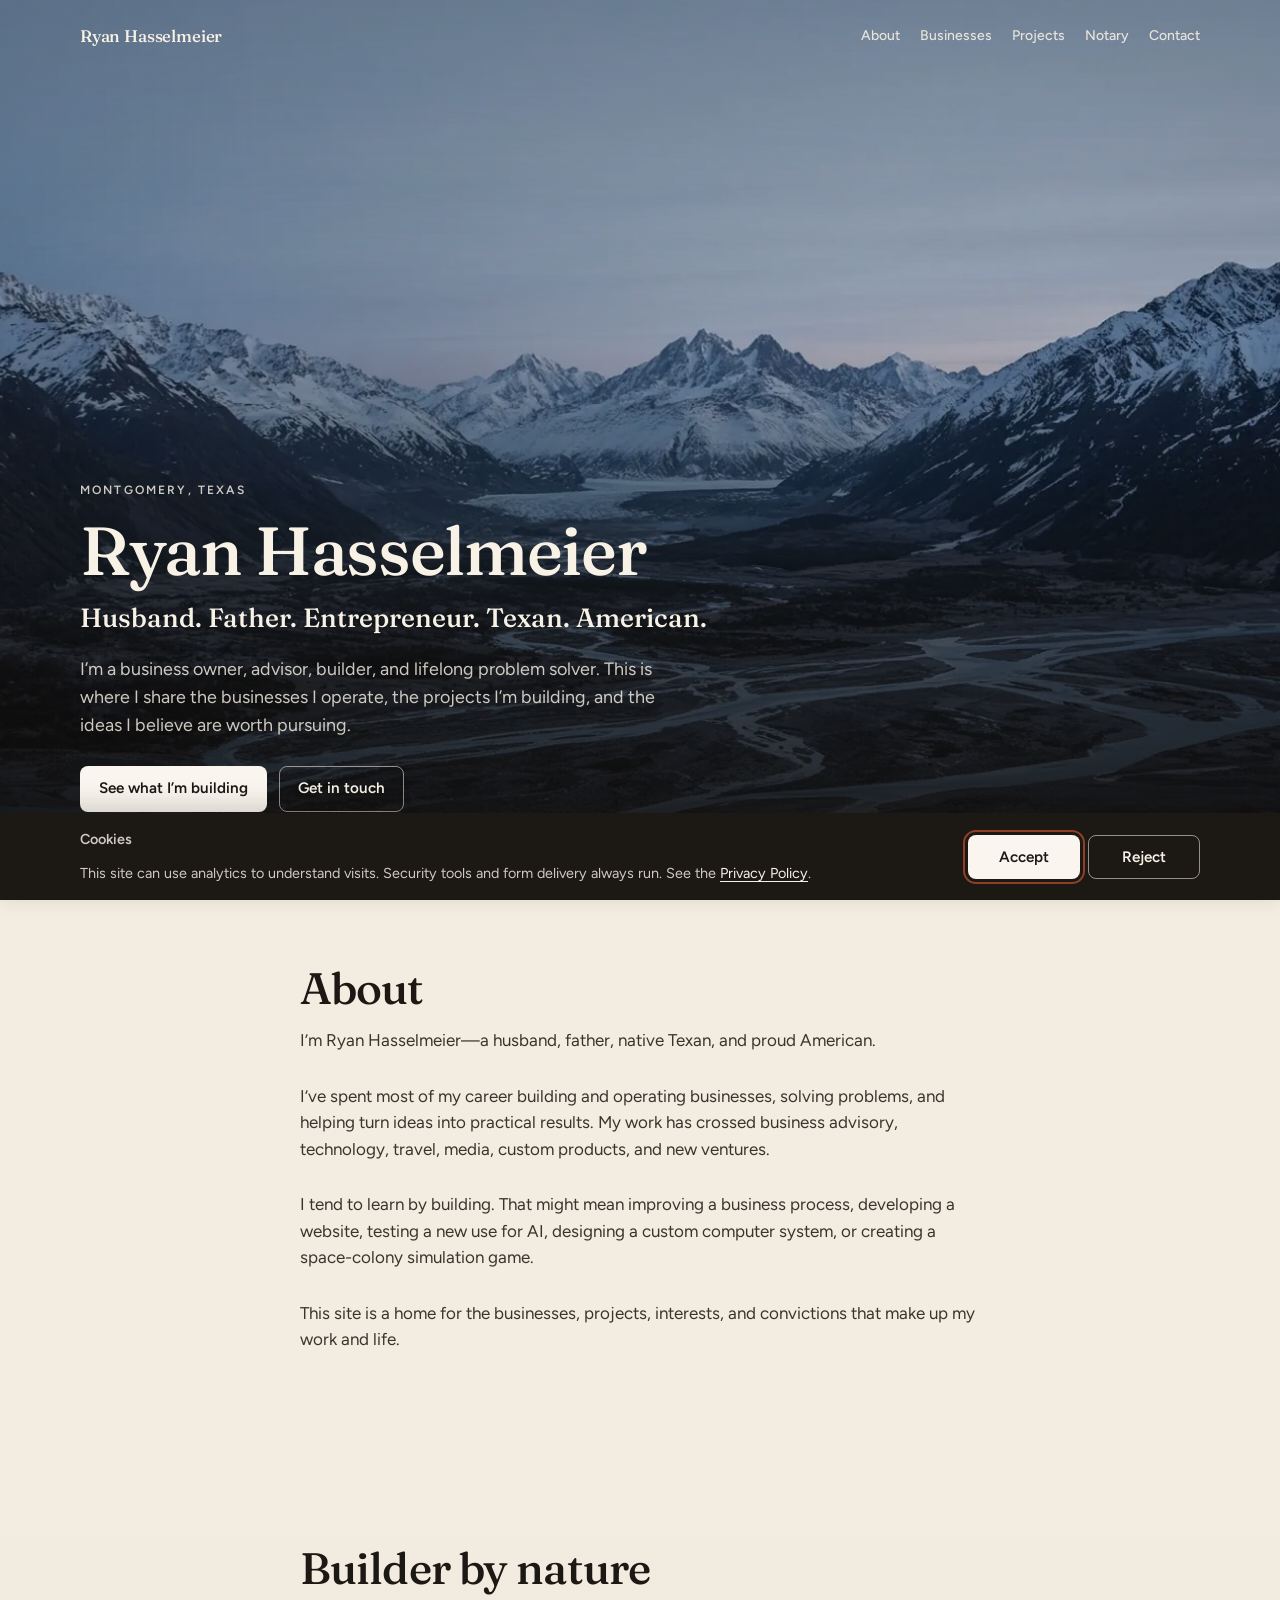
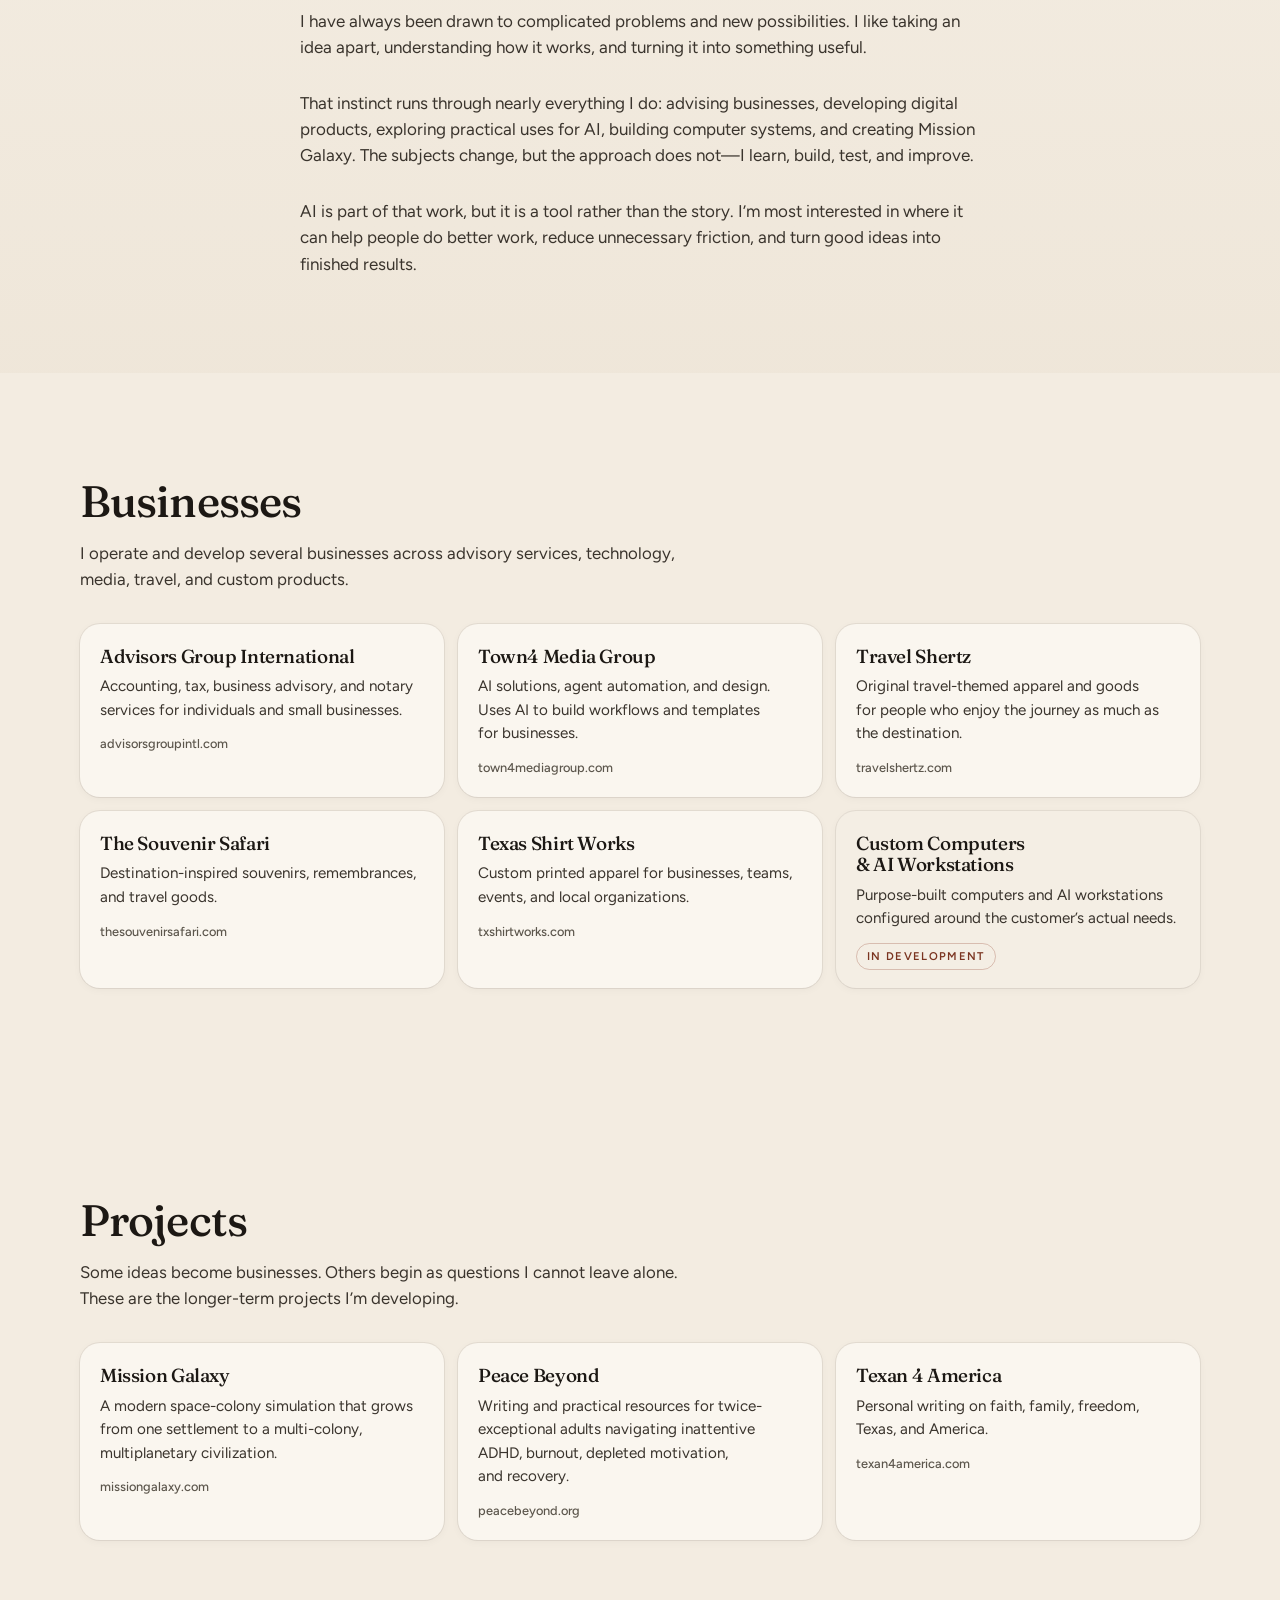
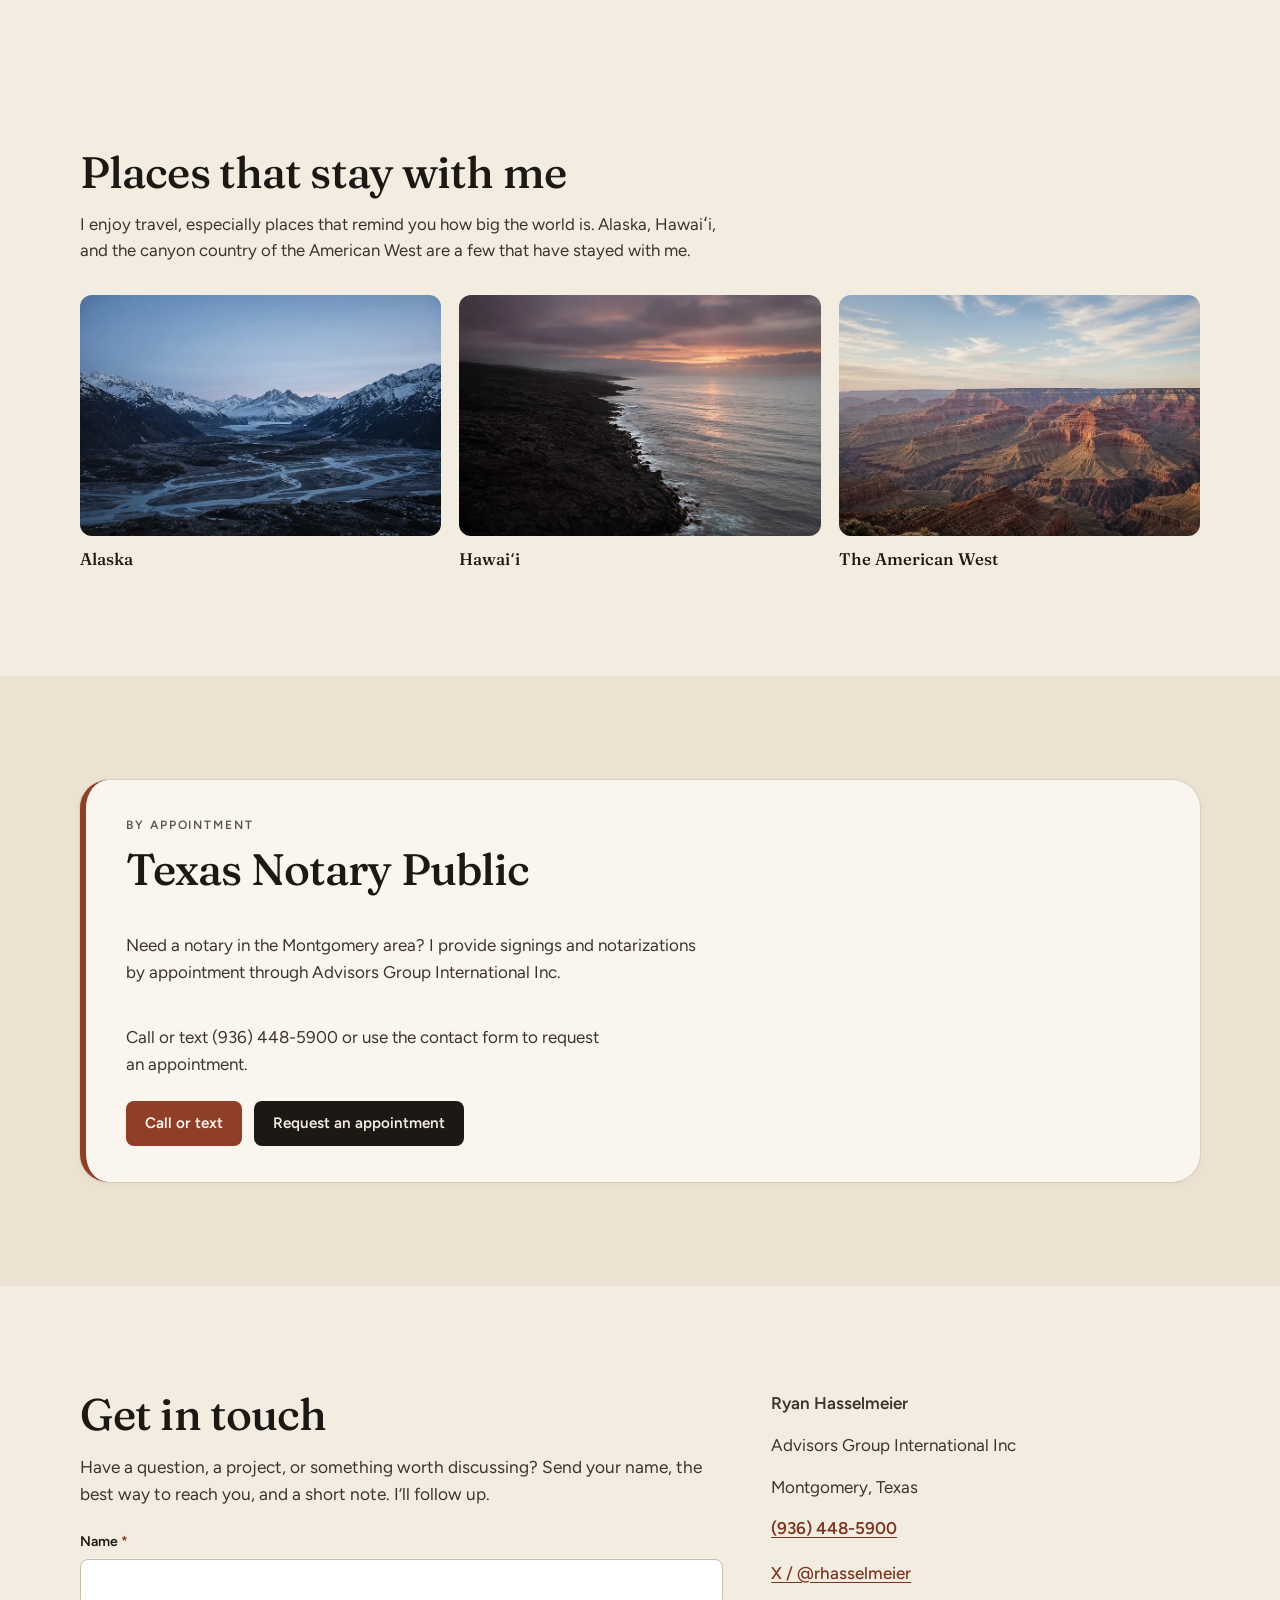
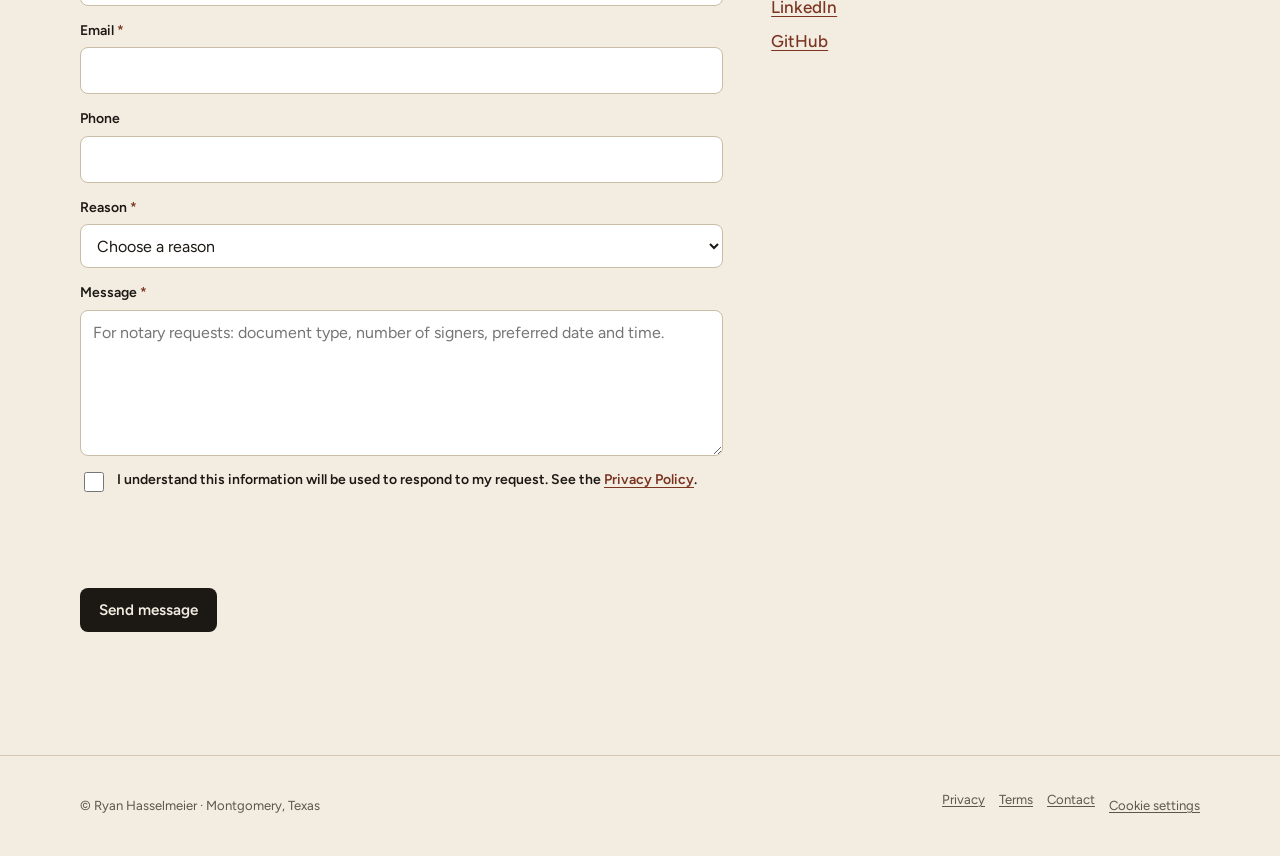
<file: index.html>
<!DOCTYPE html>
<html lang="en">
<head>
  <meta charset="utf-8">
  <meta name="viewport" content="width=device-width, initial-scale=1">
  <title>Ryan Hasselmeier | Husband. Father. Entrepreneur. Texan. American.</title>
  <meta name="description" content="The personal website of Ryan Hasselmeier—a Texas husband, father, business owner, advisor, builder, and creator sharing his businesses, projects, and ideas.">
  <link rel="canonical" href="https://ryanhasselmeier.com/">
  <meta property="og:type" content="website">
  <meta property="og:site_name" content="Ryan Hasselmeier">
  <meta property="og:locale" content="en_US">
  <meta property="og:title" content="Ryan Hasselmeier | Husband. Father. Entrepreneur. Texan. American.">
  <meta property="og:description" content="Businesses, projects, ideas, and personal work from Ryan Hasselmeier in Montgomery, Texas.">
  <meta property="og:url" content="https://ryanhasselmeier.com/">
  <meta property="og:image" content="https://ryanhasselmeier.com/og.jpg">
  <meta property="og:image:width" content="1200">
  <meta property="og:image:height" content="630">
  <meta property="og:image:alt" content="Canyon country at dawn with the name Ryan Hasselmeier">
  <meta name="twitter:card" content="summary_large_image">
  <meta name="twitter:title" content="Ryan Hasselmeier | Husband. Father. Entrepreneur. Texan. American.">
  <meta name="twitter:description" content="Businesses, projects, ideas, and personal work from Ryan Hasselmeier in Montgomery, Texas.">
  <meta name="twitter:image" content="https://ryanhasselmeier.com/og.jpg">
  <link rel="icon" href="/favicon.ico" sizes="any">
  <link rel="icon" href="/favicon.svg" type="image/svg+xml">
  <link rel="apple-touch-icon" href="/apple-touch-icon.png">
  <meta name="theme-color" content="#f3ece1">
  <link rel="preload" as="image" type="image/webp" href="/images/hero-1600.webp"
    imagesrcset="/images/hero-960.webp 960w, /images/hero-1600.webp 1600w, /images/hero-1728.webp 1728w"
    imagesizes="100vw">
  <link rel="stylesheet" href="/css/site.css">
  <script type="application/ld+json">
  {
    "@context": "https://schema.org",
    "@type": "Person",
    "name": "Ryan Hasselmeier",
    "url": "https://ryanhasselmeier.com/",
    "description": "Husband, father, entrepreneur, Texan, and American. Business owner, advisor, builder, and creator in Montgomery, Texas.",
    "address": {
      "@type": "PostalAddress",
      "addressLocality": "Montgomery",
      "addressRegion": "TX",
      "addressCountry": "US"
    },
    "telephone": "+19364485900",
    "sameAs": [
      "https://x.com/rhasselmeier",
      "https://www.linkedin.com/in/ryanhasselmeier",
      "https://github.com/rhasselmeier"
    ],
    "contactPoint": {
      "@type": "ContactPoint",
      "telephone": "+19364485900",
      "url": "https://ryanhasselmeier.com/#contact"
    }
  }
  </script>
  <!-- Turnstile script is injected from js/site.js (prod site key on ryanhasselmeier.com; dummy key on preview). -->
</head>
<body>
  <a class="skip-link" href="#main">Skip to content</a>
  <div id="offline-note" class="offline-note" hidden role="status"></div>

  <header class="site-header site-header--overlay">
    <div class="header-inner">
      <a class="brand" href="/">Ryan Hasselmeier</a>
      <nav class="nav" aria-label="Primary">
        <a href="#about">About</a>
        <a href="#businesses">Businesses</a>
        <a href="#projects">Projects</a>
        <a href="#notary">Notary</a>
        <a href="#contact">Contact</a>
      </nav>
    </div>
  </header>

  <section class="hero" id="hero">
    <!--
      Hero media swap point.
      Current still: existing Alaska landscape (stock stand-in until Ryan’s photo).
      Later, replace the <picture> inside .hero-media-motion with a muted looping
      <video class="hero-video" playsinline muted loop autoplay poster="/images/hero.jpg">
        <source src="/videos/alaska.mp4" type="video/mp4">
      </video>
      CSS already covers video with object-fit: cover. Keep overlays as they are.
    -->
    <div class="hero-media" id="hero-media" data-hero-media>
      <div class="hero-media-motion">
        <picture>
          <source type="image/webp"
            srcset="/images/hero-960.webp 960w, /images/hero-1600.webp 1600w, /images/hero-1728.webp 1728w"
            sizes="100vw">
          <source type="image/jpeg"
            srcset="/images/hero-960.jpg 960w, /images/hero-1600.jpg 1600w, /images/hero-1728.jpg 1728w"
            sizes="100vw">
          <img src="/images/hero.jpg" alt="Alaskan glacial valley with a braided river under snow peaks and a pale sky." width="1728" height="1152" fetchpriority="high" decoding="async">
        </picture>
      </div>
    </div>
    <div class="hero-scrim" aria-hidden="true"></div>
    <div class="hero-haze" aria-hidden="true"></div>
    <div class="hero-inner">
      <p class="hero-kicker">Montgomery, Texas</p>
      <h1>Ryan Hasselmeier</h1>
      <p class="hero-line">Husband. Father. Entrepreneur. Texan. American.</p>
      <p class="hero-deck">I’m a business owner, advisor, builder, and lifelong problem solver. This is where I share the businesses I operate, the projects I’m building, and the ideas I believe are worth pursuing.</p>
      <div class="hero-actions">
        <a class="btn btn-light" href="#businesses">See what I’m building</a>
        <a class="btn btn-ghost" href="#contact">Get in touch</a>
      </div>
    </div>
    <a class="hero-scroll" href="#about" aria-label="Scroll to about">
      <span aria-hidden="true"></span>
    </a>
  </section>

  <main id="main">
    <section class="section section-prose" id="about">
      <div class="wrap-narrow">
        <h2>About</h2>
        <div class="stack">
          <p>I’m Ryan Hasselmeier—a husband, father, native Texan, and proud American.</p>
          <p>I’ve spent most of my career building and operating businesses, solving problems, and helping turn ideas into practical results. My work has crossed business advisory, technology, travel, media, custom products, and new ventures.</p>
          <p>I tend to learn by building. That might mean improving a business process, developing a website, testing a new use for AI, designing a custom computer system, or creating a space-colony simulation game.</p>
          <p>This site is a home for the businesses, projects, interests, and convictions that make up my work and life.</p>
        </div>
      </div>
    </section>

    <section class="section section-prose" id="builder">
      <div class="wrap-narrow">
        <h2>Builder by nature</h2>
        <div class="stack">
          <p>I have always been drawn to complicated problems and new possibilities. I like taking an idea apart, understanding how it works, and turning it into something useful.</p>
          <p>That instinct runs through nearly everything I do: advising businesses, developing digital products, exploring practical uses for AI, building computer systems, and creating Mission Galaxy. The subjects change, but the approach does not—I learn, build, test, and improve.</p>
          <p>AI is part of that work, but it is a tool rather than the story. I’m most interested in where it can help people do better work, reduce unnecessary friction, and turn good ideas into finished results.</p>
        </div>
      </div>
    </section>

    <section class="section" id="businesses">
      <div class="wrap">
        <div class="section-head">
          <h2>Businesses</h2>
          <p class="section-intro">I operate and develop several businesses across advisory services, technology, media, travel, and custom products.</p>
        </div>
        <div class="work-grid">
          <a class="work-card" href="https://advisorsgroupintl.com" rel="noopener noreferrer">
            <h3>Advisors Group International</h3>
            <p>Accounting, tax, business advisory, and notary services for individuals and small businesses.</p>
            <span class="work-url">advisorsgroupintl.com</span>
          </a>
          <a class="work-card" href="https://town4mediagroup.com" rel="noopener noreferrer">
            <h3>Town4 Media Group</h3>
            <p>AI solutions, agent automation, and design. Uses AI to build workflows and templates for businesses.</p>
            <span class="work-url">town4mediagroup.com</span>
          </a>
          <a class="work-card" href="https://travelshertz.com" rel="noopener noreferrer">
            <h3>Travel Shertz</h3>
            <p>Original travel-themed apparel and goods for people who enjoy the journey as much as the destination.</p>
            <span class="work-url">travelshertz.com</span>
          </a>
          <a class="work-card" href="https://thesouvenirsafari.com" rel="noopener noreferrer">
            <h3>The Souvenir Safari</h3>
            <p>Destination-inspired souvenirs, remembrances, and travel goods.</p>
            <span class="work-url">thesouvenirsafari.com</span>
          </a>
          <a class="work-card" href="https://txshirtworks.com" rel="noopener noreferrer">
            <h3>Texas Shirt Works</h3>
            <p>Custom printed apparel for businesses, teams, events, and local organizations.</p>
            <span class="work-url">txshirtworks.com</span>
          </a>
          <article class="work-card work-card--soon" aria-label="Custom Computers & AI Workstations, in development">
            <h3>Custom Computers & AI Workstations</h3>
            <p>Purpose-built computers and AI workstations configured around the customer’s actual needs.</p>
            <span class="work-badge">In development</span>
          </article>
        </div>
      </div>
    </section>

    <section class="section" id="projects">
      <div class="wrap">
        <div class="section-head">
          <h2>Projects</h2>
          <p class="section-intro">Some ideas become businesses. Others begin as questions I cannot leave alone. These are the longer-term projects I’m developing.</p>
        </div>
        <div class="work-grid work-grid--projects">
          <a class="work-card" href="https://missiongalaxy.com" rel="noopener noreferrer">
            <h3>Mission Galaxy</h3>
            <p>A modern space-colony simulation that grows from one settlement to a multi-colony, multiplanetary civilization.</p>
            <span class="work-url">missiongalaxy.com</span>
          </a>
          <a class="work-card" href="https://peacebeyond.org" rel="noopener noreferrer">
            <h3>Peace Beyond</h3>
            <p>Writing and practical resources for twice-exceptional adults navigating inattentive ADHD, burnout, depleted motivation, and recovery.</p>
            <span class="work-url">peacebeyond.org</span>
          </a>
          <a class="work-card" href="https://texan4america.com" rel="noopener noreferrer">
            <h3>Texan 4 America</h3>
            <p>Personal writing on faith, family, freedom, Texas, and America.</p>
            <span class="work-url">texan4america.com</span>
          </a>
        </div>
      </div>
    </section>

    <section class="section" id="places">
      <div class="wrap">
        <div class="section-head">
          <h2>Places that stay with me</h2>
          <p class="section-intro">I enjoy travel, especially places that remind you how big the world is. Alaska, Hawaiʻi, and the canyon country of the American West are a few that have stayed with me.</p>
        </div>
        <div class="field-grid">
          <article class="field-card" data-place="alaska">
            <div class="field-media">
              <picture>
                <source type="image/webp" srcset="/images/field-alaska-800.webp 800w, /images/field-alaska-1200.webp 1200w" sizes="(max-width: 767px) 100vw, 33vw">
                <source type="image/jpeg" srcset="/images/field-alaska-800.jpg 800w, /images/field-alaska-1200.jpg 1200w" sizes="(max-width: 767px) 100vw, 33vw">
                <img src="/images/field-alaska.jpg" alt="Alaskan glacial valley at blue hour, a braided river under distant snow peaks." width="1400" height="933" loading="lazy" decoding="async">
              </picture>
              <!-- Future: personal Alaska photograph or a short muted travel video. -->
            </div>
            <p class="field-caption">Alaska</p>
          </article>
          <article class="field-card" data-place="hawaii">
            <div class="field-media">
              <picture>
                <source type="image/webp" srcset="/images/field-hawaii-800.webp 800w, /images/field-hawaii-1200.webp 1200w" sizes="(max-width: 767px) 100vw, 33vw">
                <source type="image/jpeg" srcset="/images/field-hawaii-800.jpg 800w, /images/field-hawaii-1200.jpg 1200w" sizes="(max-width: 767px) 100vw, 33vw">
                <img src="/images/field-hawaii.jpg" alt="Hawaiian volcanic coastline at dusk, dark lava meeting a pale ocean." width="1400" height="933" loading="lazy" decoding="async">
              </picture>
              <!-- Future: personal Hawaiʻi photograph or a short muted travel video. -->
            </div>
            <p class="field-caption">Hawaiʻi</p>
          </article>
          <article class="field-card" data-place="american-west">
            <div class="field-media">
              <picture>
                <source type="image/webp" srcset="/images/field-canyon-800.webp 800w, /images/field-canyon-1200.webp 1200w" sizes="(max-width: 767px) 100vw, 33vw">
                <source type="image/jpeg" srcset="/images/field-canyon-800.jpg 800w, /images/field-canyon-1200.jpg 1200w" sizes="(max-width: 767px) 100vw, 33vw">
                <img src="/images/field-canyon.jpg" alt="Grand Canyon rim in late afternoon, layered red stone receding into haze." width="1400" height="933" loading="lazy" decoding="async">
              </picture>
              <!-- Future: personal American West photograph or a short muted travel video. -->
            </div>
            <p class="field-caption">The American West</p>
          </article>
        </div>
      </div>
    </section>

    <section class="section" id="notary">
      <div class="wrap">
        <div class="notary-panel">
          <div>
            <p class="eyebrow">By appointment</p>
            <h2>Texas Notary Public</h2>
          </div>
          <p class="notary-note">Need a notary in the Montgomery area? I provide signings and notarizations by appointment through Advisors Group International Inc.</p>
          <p class="notary-note">Call or text (936) 448-5900 or use the contact form to request an appointment.</p>
          <div class="notary-actions">
            <a class="btn btn-accent" href="tel:+19364485900">Call or text</a>
            <a class="btn btn-ink" href="#contact" data-prefill-notary>Request an appointment</a>
          </div>
        </div>
      </div>
    </section>

    <section class="section" id="contact">
      <div class="wrap">
        <div class="contact-grid">
          <div>
            <h2>Get in touch</h2>
            <p class="lede contact-intro">Have a question, a project, or something worth discussing? Send your name, the best way to reach you, and a short note. I’ll follow up.</p>

            <form id="contact-form" novalidate>
              <div class="stack">
                <div class="field">
                  <label for="name">Name <span class="req" aria-hidden="true">*</span></label>
                  <input id="name" name="name" autocomplete="name" required>
                  <p class="field-error" id="name-error" role="alert"></p>
                </div>
                <div class="field">
                  <label for="email">Email <span class="req" aria-hidden="true">*</span></label>
                  <input id="email" name="email" type="email" autocomplete="email" required>
                  <p class="field-error" id="email-error" role="alert"></p>
                </div>
                <div class="field">
                  <label for="phone">Phone</label>
                  <input id="phone" name="phone" type="tel" autocomplete="tel">
                  <p class="field-error" id="phone-error" role="alert"></p>
                </div>
                <div class="field">
                  <label for="reason">Reason <span class="req" aria-hidden="true">*</span></label>
                  <select id="reason" name="request_type" required>
                    <option value="">Choose a reason</option>
                    <option value="Notary">Notary</option>
                    <option value="Advisory">Advisory</option>
                    <option value="Design & apparel">Design & apparel</option>
                    <option value="AI & agents">AI & agents</option>
                    <option value="Other">Other</option>
                  </select>
                  <p class="field-error" id="reason-error" role="alert"></p>
                </div>
                <div class="field">
                  <label for="message">Message <span class="req" aria-hidden="true">*</span></label>
                  <textarea id="message" name="message" rows="5" required placeholder="For notary requests: document type, number of signers, preferred date and time."></textarea>
                  <p class="field-error" id="message-error" role="alert"></p>
                </div>

                <div class="field">
                  <label class="consent" for="pii-consent">
                    <input id="pii-consent" name="pii_consent" type="checkbox" required>
                    <span>I understand this information will be used to respond to my request. See the <a href="/privacy/">Privacy Policy</a>.</span>
                  </label>
                  <p class="field-error" id="consent-error" role="alert"></p>
                </div>

                <div class="honeypot" aria-hidden="true">
                  <label for="website">Website</label>
                  <input id="website" name="website" type="text" tabindex="-1" autocomplete="off">
                </div>

                <!-- Cloudflare Turnstile. Site key is public. Secret stays on the form backend. -->
                <div class="turnstile-slot">
                  <div class="cf-turnstile" data-theme="light"
                    data-callback="onTurnstileSuccess"
                    data-expired-callback="onTurnstileExpired"
                    data-error-callback="onTurnstileError"></div>
                </div>

                <div>
                  <button class="btn btn-ink" type="submit" id="submit-btn" disabled>
                    <span class="btn-label">Send message</span>
                    <span class="btn-loading" hidden>Sending…</span>
                  </button>
                  <p class="form-status" id="form-status" role="status"></p>
                </div>
              </div>
            </form>
          </div>

          <aside class="contact-aside">
            <div class="contact-vcard">
              <p><strong>Ryan Hasselmeier</strong></p>
              <p>Advisors Group International Inc</p>
              <p>Montgomery, Texas</p>
              <p><a href="tel:+19364485900">(936) 448-5900</a></p>
            </div>
            <ul class="social-list">
              <li><a href="https://x.com/rhasselmeier" rel="noopener noreferrer">X / @rhasselmeier</a></li>
              <li><a href="https://www.linkedin.com/in/ryanhasselmeier" rel="noopener noreferrer">LinkedIn</a></li>
              <li><a href="https://github.com/rhasselmeier" rel="noopener noreferrer">GitHub</a></li>
            </ul>
          </aside>
        </div>
      </div>
    </section>
  </main>

  <footer class="site-footer">
    <div class="footer-inner">
      <p>© Ryan Hasselmeier · Montgomery, Texas</p>
      <nav class="footer-legal" aria-label="Legal">
        <a href="/privacy/">Privacy</a>
        <a href="/terms/">Terms</a>
        <a href="#contact">Contact</a>
        <button type="button" data-cookie-settings>Cookie settings</button>
      </nav>
    </div>
  </footer>

  <div id="sticky-cta" class="sticky-cta">
    <a class="sticky-phone" href="tel:+19364485900">(936) 448-5900</a>
    <a class="btn" href="#contact" data-prefill-notary>Request an appointment</a>
  </div>

  <div id="cookie-banner" class="cookie-banner" role="dialog" aria-labelledby="cookie-title" aria-describedby="cookie-desc" hidden>
    <div class="cookie-inner">
      <div class="cookie-copy">
        <p id="cookie-title"><strong>Cookies</strong></p>
        <p id="cookie-desc">This site can use analytics to understand visits. Security tools and form delivery always run. See the <a href="/privacy/">Privacy Policy</a>.</p>
      </div>
      <div class="cookie-actions">
        <button type="button" class="btn btn-light" id="cookie-accept">Accept</button>
        <button type="button" class="btn btn-ghost" id="cookie-reject">Reject</button>
      </div>
    </div>
  </div>

  <script src="/js/config.js"></script>
  <script src="/js/site.js"></script>
</body>
</html>
</file>
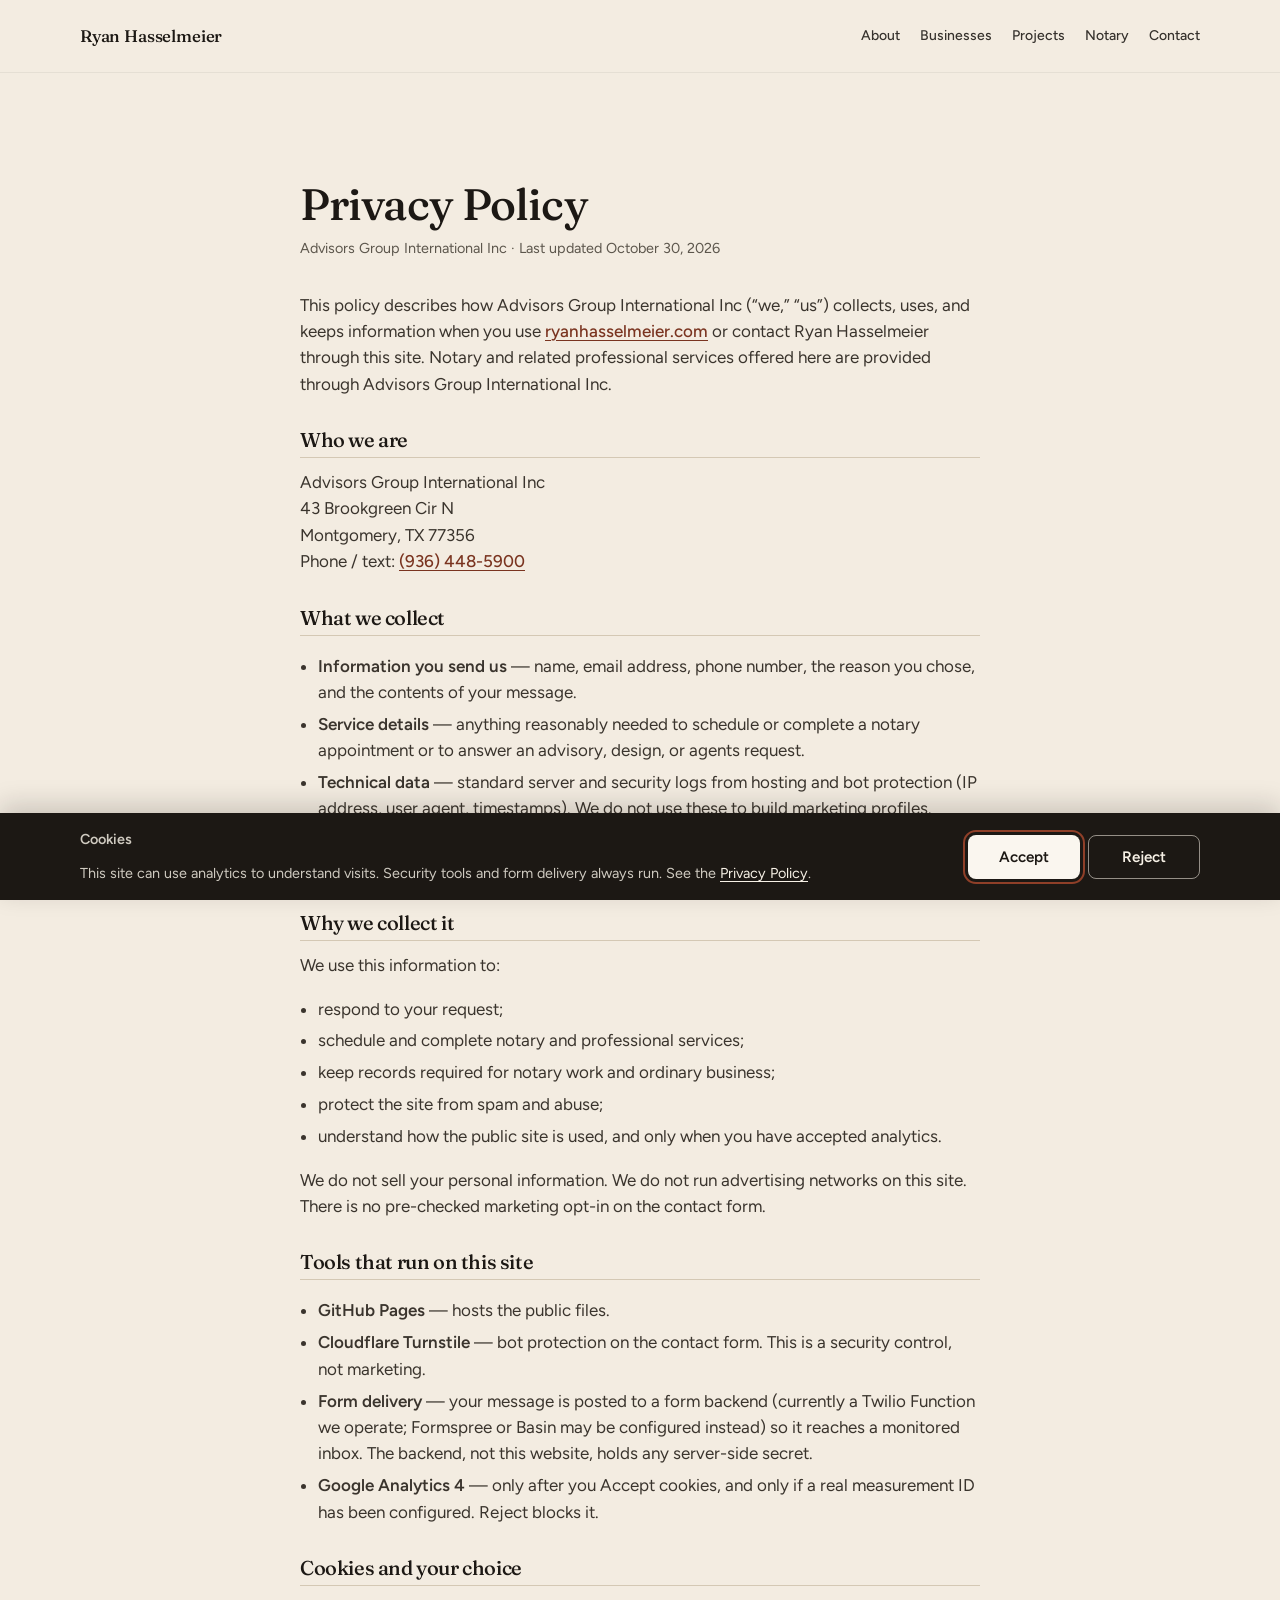
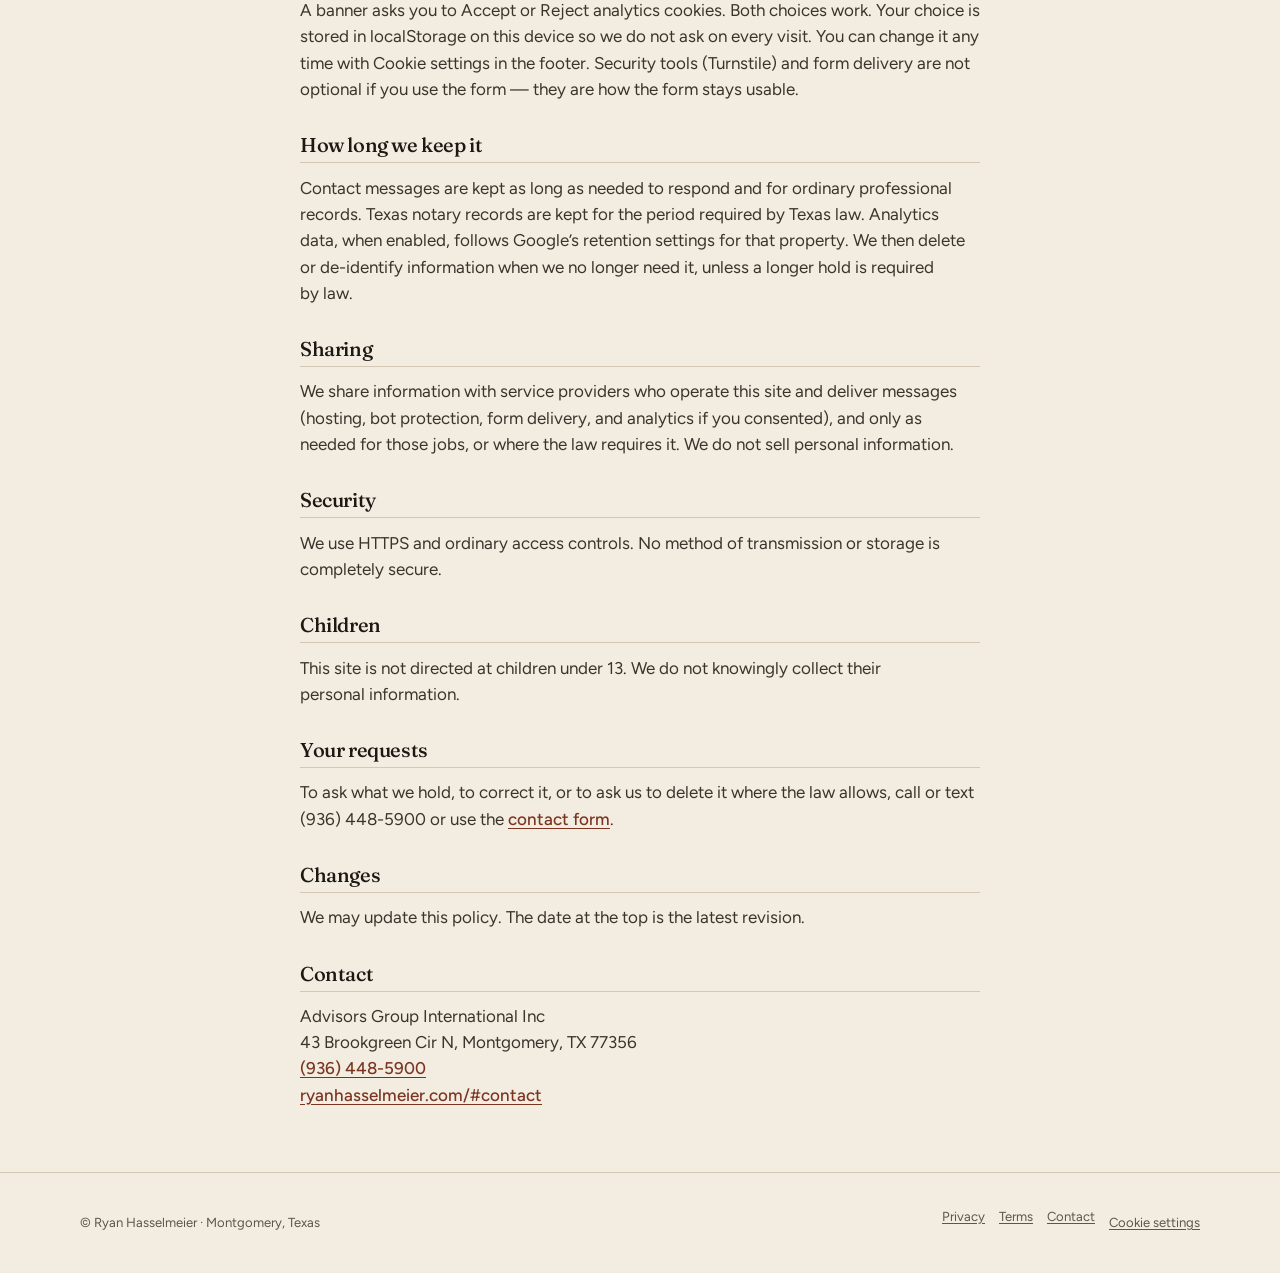
<file: privacy/index.html>
<!DOCTYPE html>
<html lang="en">
<head>
  <meta charset="utf-8">
  <meta name="viewport" content="width=device-width, initial-scale=1">
  <title>Privacy — Advisors Group International | Ryan Hasselmeier</title>
  <meta name="description" content="How Advisors Group International Inc handles data on this site: contact forms, notary requests, tools, retention, and how to reach us in Montgomery.">
  <meta name="robots" content="noindex">
  <link rel="canonical" href="https://ryanhasselmeier.com/privacy/">
  <meta property="og:type" content="website">
  <meta property="og:site_name" content="Ryan Hasselmeier">
  <meta property="og:locale" content="en_US">
  <meta property="og:title" content="Privacy — Advisors Group International | Ryan Hasselmeier">
  <meta property="og:description" content="How Advisors Group International Inc handles data on this site: contact forms, notary requests, tools, retention, and how to reach us in Montgomery.">
  <meta property="og:url" content="https://ryanhasselmeier.com/privacy/">
  <meta property="og:image" content="https://ryanhasselmeier.com/og.jpg">
  <meta property="og:image:width" content="1200">
  <meta property="og:image:height" content="630">
  <meta name="twitter:card" content="summary_large_image">
  <meta name="twitter:title" content="Privacy — Advisors Group International | Ryan Hasselmeier">
  <meta name="twitter:description" content="How Advisors Group International Inc handles data on this site: contact forms, notary requests, tools, retention, and how to reach us in Montgomery.">
  <meta name="twitter:image" content="https://ryanhasselmeier.com/og.jpg">
  <link rel="icon" href="/favicon.ico" sizes="any">
  <link rel="icon" href="/favicon.svg" type="image/svg+xml">
  <link rel="apple-touch-icon" href="/apple-touch-icon.png">
  <meta name="theme-color" content="#f3ece1">
  <link rel="stylesheet" href="/css/site.css">
</head>
<body>
  <a class="skip-link" href="#main">Skip to content</a>
  <div id="offline-note" class="offline-note" hidden role="status"></div>

  <header class="site-header site-header--solid">
    <div class="header-inner">
      <a class="brand" href="/">Ryan Hasselmeier</a>
      <nav class="nav" aria-label="Primary">
        <a href="/#about">About</a>
        <a href="/#businesses">Businesses</a>
        <a href="/#projects">Projects</a>
        <a href="/#notary">Notary</a>
        <a href="/#contact">Contact</a>
      </nav>
    </div>
  </header>

  <main id="main">
    <header class="page-hero">
      <div class="wrap-narrow">
        <h1>Privacy Policy</h1>
        <p class="page-meta">Advisors Group International Inc · Last updated October 30, 2026</p>
      </div>
    </header>
    <article class="prose wrap-narrow">
      <p>This policy describes how Advisors Group International Inc (“we,” “us”) collects, uses, and keeps information when you use <a href="https://ryanhasselmeier.com/">ryanhasselmeier.com</a> or contact Ryan Hasselmeier through this site. Notary and related professional services offered here are provided through Advisors Group International Inc.</p>

      <h2>Who we are</h2>
      <p>Advisors Group International Inc<br>
      43 Brookgreen Cir N<br>
      Montgomery, TX 77356<br>
      Phone / text: <a href="tel:+19364485900">(936) 448-5900</a></p>

      <h2>What we collect</h2>
      <ul>
        <li><strong>Information you send us</strong> — name, email address, phone number, the reason you chose, and the contents of your message.</li>
        <li><strong>Service details</strong> — anything reasonably needed to schedule or complete a notary appointment or to answer an advisory, design, or agents request.</li>
        <li><strong>Technical data</strong> — standard server and security logs from hosting and bot protection (IP address, user agent, timestamps). We do not use these to build marketing profiles.</li>
        <li><strong>Analytics (only if you accept cookies)</strong> — page views and similar usage data via Google Analytics 4. This does not load unless you choose Accept.</li>
      </ul>

      <h2>Why we collect it</h2>
      <p>We use this information to:</p>
      <ul>
        <li>respond to your request;</li>
        <li>schedule and complete notary and professional services;</li>
        <li>keep records required for notary work and ordinary business;</li>
        <li>protect the site from spam and abuse;</li>
        <li>understand how the public site is used, and only when you have accepted analytics.</li>
      </ul>
      <p>We do not sell your personal information. We do not run advertising networks on this site. There is no pre-checked marketing opt-in on the contact form.</p>

      <h2>Tools that run on this site</h2>
      <ul>
        <li><strong>GitHub Pages</strong> — hosts the public files.</li>
        <li><strong>Cloudflare Turnstile</strong> — bot protection on the contact form. This is a security control, not marketing.</li>
        <li><strong>Form delivery</strong> — your message is posted to a form backend (currently a Twilio Function we operate; Formspree or Basin may be configured instead) so it reaches a monitored inbox. The backend, not this website, holds any server-side secret.</li>
        <li><strong>Google Analytics 4</strong> — only after you Accept cookies, and only if a real measurement ID has been configured. Reject blocks it.</li>
      </ul>

      <h2>Cookies and your choice</h2>
      <p>A banner asks you to Accept or Reject analytics cookies. Both choices work. Your choice is stored in localStorage on this device so we do not ask on every visit. You can change it any time with Cookie settings in the footer. Security tools (Turnstile) and form delivery are not optional if you use the form — they are how the form stays usable.</p>

      <h2>How long we keep it</h2>
      <p>Contact messages are kept as long as needed to respond and for ordinary professional records. Texas notary records are kept for the period required by Texas law. Analytics data, when enabled, follows Google’s retention settings for that property. We then delete or de-identify information when we no longer need it, unless a longer hold is required by law.</p>

      <h2>Sharing</h2>
      <p>We share information with service providers who operate this site and deliver messages (hosting, bot protection, form delivery, and analytics if you consented), and only as needed for those jobs, or where the law requires it. We do not sell personal information.</p>

      <h2>Security</h2>
      <p>We use HTTPS and ordinary access controls. No method of transmission or storage is completely secure.</p>

      <h2>Children</h2>
      <p>This site is not directed at children under 13. We do not knowingly collect their personal information.</p>

      <h2>Your requests</h2>
      <p>To ask what we hold, to correct it, or to ask us to delete it where the law allows, call or text (936) 448-5900 or use the <a href="/#contact">contact form</a>.</p>

      <h2>Changes</h2>
      <p>We may update this policy. The date at the top is the latest revision.</p>

      <h2>Contact</h2>
      <p>Advisors Group International Inc<br>
      43 Brookgreen Cir N, Montgomery, TX 77356<br>
      <a href="tel:+19364485900">(936) 448-5900</a><br>
      <a href="https://ryanhasselmeier.com/#contact">ryanhasselmeier.com/#contact</a></p>
    </article>
  </main>

  <footer class="site-footer">
    <div class="footer-inner">
      <p>© Ryan Hasselmeier · Montgomery, Texas</p>
      <nav class="footer-legal" aria-label="Legal">
        <a href="/privacy/">Privacy</a>
        <a href="/terms/">Terms</a>
        <a href="/#contact">Contact</a>
        <button type="button" data-cookie-settings>Cookie settings</button>
      </nav>
    </div>
  </footer>

  <div id="cookie-banner" class="cookie-banner" role="dialog" aria-labelledby="cookie-title" aria-describedby="cookie-desc" hidden>
    <div class="cookie-inner">
      <div class="cookie-copy">
        <p id="cookie-title"><strong>Cookies</strong></p>
        <p id="cookie-desc">This site can use analytics to understand visits. Security tools and form delivery always run. See the <a href="/privacy/">Privacy Policy</a>.</p>
      </div>
      <div class="cookie-actions">
        <button type="button" class="btn btn-light" id="cookie-accept">Accept</button>
        <button type="button" class="btn btn-ghost" id="cookie-reject">Reject</button>
      </div>
    </div>
  </div>

  <script src="/js/config.js"></script>
  <script src="/js/site.js"></script>
</body>
</html>
</file>
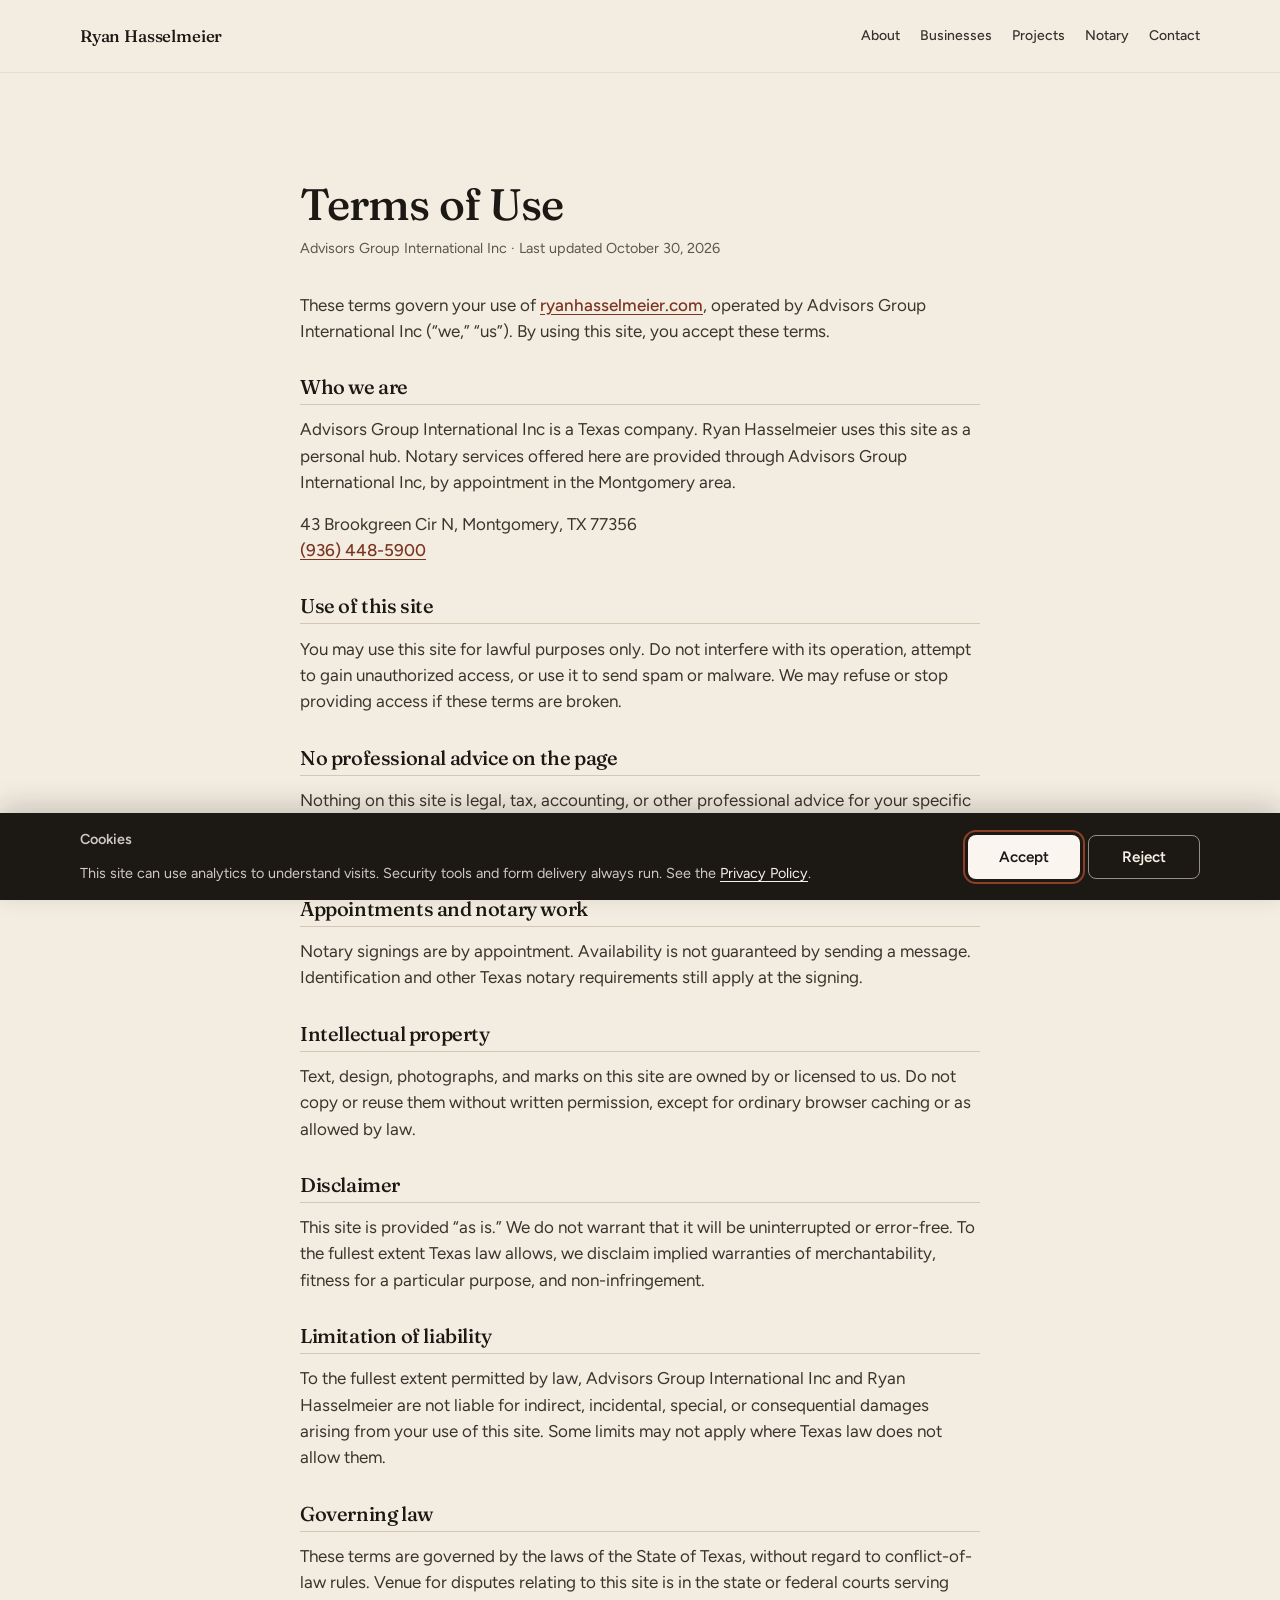
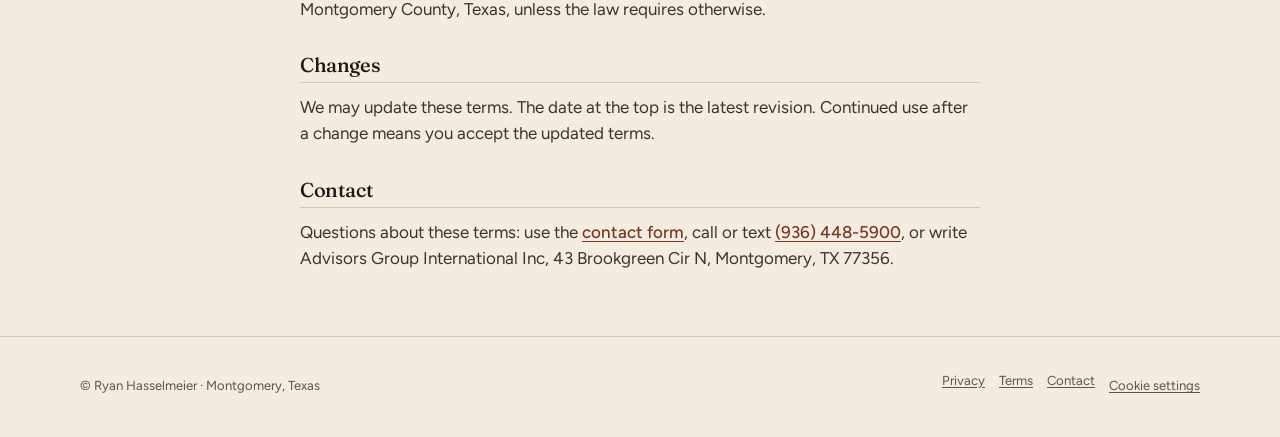
<file: terms/index.html>
<!DOCTYPE html>
<html lang="en">
<head>
  <meta charset="utf-8">
  <meta name="viewport" content="width=device-width, initial-scale=1">
  <title>Website terms of use, Texas law | Ryan Hasselmeier</title>
  <meta name="description" content="Terms for using ryanhasselmeier.com, operated by Advisors Group International Inc. Texas law governs. Reach us in Montgomery, Texas by mail or phone.">
  <meta name="robots" content="noindex">
  <link rel="canonical" href="https://ryanhasselmeier.com/terms/">
  <meta property="og:type" content="website">
  <meta property="og:site_name" content="Ryan Hasselmeier">
  <meta property="og:locale" content="en_US">
  <meta property="og:title" content="Website terms of use, Texas law | Ryan Hasselmeier">
  <meta property="og:description" content="Terms for using ryanhasselmeier.com, operated by Advisors Group International Inc. Texas law governs. Reach us in Montgomery, Texas by mail or phone.">
  <meta property="og:url" content="https://ryanhasselmeier.com/terms/">
  <meta property="og:image" content="https://ryanhasselmeier.com/og.jpg">
  <meta property="og:image:width" content="1200">
  <meta property="og:image:height" content="630">
  <meta name="twitter:card" content="summary_large_image">
  <meta name="twitter:title" content="Website terms of use, Texas law | Ryan Hasselmeier">
  <meta name="twitter:description" content="Terms for using ryanhasselmeier.com, operated by Advisors Group International Inc. Texas law governs. Reach us in Montgomery, Texas by mail or phone.">
  <meta name="twitter:image" content="https://ryanhasselmeier.com/og.jpg">
  <link rel="icon" href="/favicon.ico" sizes="any">
  <link rel="icon" href="/favicon.svg" type="image/svg+xml">
  <link rel="apple-touch-icon" href="/apple-touch-icon.png">
  <meta name="theme-color" content="#f3ece1">
  <link rel="stylesheet" href="/css/site.css">
</head>
<body>
  <a class="skip-link" href="#main">Skip to content</a>
  <div id="offline-note" class="offline-note" hidden role="status"></div>

  <header class="site-header site-header--solid">
    <div class="header-inner">
      <a class="brand" href="/">Ryan Hasselmeier</a>
      <nav class="nav" aria-label="Primary">
        <a href="/#about">About</a>
        <a href="/#businesses">Businesses</a>
        <a href="/#projects">Projects</a>
        <a href="/#notary">Notary</a>
        <a href="/#contact">Contact</a>
      </nav>
    </div>
  </header>

  <main id="main">
    <header class="page-hero">
      <div class="wrap-narrow">
        <h1>Terms of Use</h1>
        <p class="page-meta">Advisors Group International Inc · Last updated October 30, 2026</p>
      </div>
    </header>
    <article class="prose wrap-narrow">
      <p>These terms govern your use of <a href="https://ryanhasselmeier.com/">ryanhasselmeier.com</a>, operated by Advisors Group International Inc (“we,” “us”). By using this site, you accept these terms.</p>

      <h2>Who we are</h2>
      <p>Advisors Group International Inc is a Texas company. Ryan Hasselmeier uses this site as a personal hub. Notary services offered here are provided through Advisors Group International Inc, by appointment in the Montgomery area.</p>
      <p>43 Brookgreen Cir N, Montgomery, TX 77356<br>
      <a href="tel:+19364485900">(936) 448-5900</a></p>

      <h2>Use of this site</h2>
      <p>You may use this site for lawful purposes only. Do not interfere with its operation, attempt to gain unauthorized access, or use it to send spam or malware. We may refuse or stop providing access if these terms are broken.</p>

      <h2>No professional advice on the page</h2>
      <p>Nothing on this site is legal, tax, accounting, or other professional advice for your specific situation. Notary, advisory, and related work happen under their own engagements. A contact form is a request, not an accepted engagement.</p>

      <h2>Appointments and notary work</h2>
      <p>Notary signings are by appointment. Availability is not guaranteed by sending a message. Identification and other Texas notary requirements still apply at the signing.</p>

      <h2>Intellectual property</h2>
      <p>Text, design, photographs, and marks on this site are owned by or licensed to us. Do not copy or reuse them without written permission, except for ordinary browser caching or as allowed by law.</p>

      <h2>Disclaimer</h2>
      <p>This site is provided “as is.” We do not warrant that it will be uninterrupted or error-free. To the fullest extent Texas law allows, we disclaim implied warranties of merchantability, fitness for a particular purpose, and non-infringement.</p>

      <h2>Limitation of liability</h2>
      <p>To the fullest extent permitted by law, Advisors Group International Inc and Ryan Hasselmeier are not liable for indirect, incidental, special, or consequential damages arising from your use of this site. Some limits may not apply where Texas law does not allow them.</p>

      <h2>Governing law</h2>
      <p>These terms are governed by the laws of the State of Texas, without regard to conflict-of-law rules. Venue for disputes relating to this site is in the state or federal courts serving Montgomery County, Texas, unless the law requires otherwise.</p>

      <h2>Changes</h2>
      <p>We may update these terms. The date at the top is the latest revision. Continued use after a change means you accept the updated terms.</p>

      <h2>Contact</h2>
      <p>Questions about these terms: use the <a href="/#contact">contact form</a>, call or text <a href="tel:+19364485900">(936) 448-5900</a>, or write Advisors Group International Inc, 43 Brookgreen Cir N, Montgomery, TX 77356.</p>
    </article>
  </main>

  <footer class="site-footer">
    <div class="footer-inner">
      <p>© Ryan Hasselmeier · Montgomery, Texas</p>
      <nav class="footer-legal" aria-label="Legal">
        <a href="/privacy/">Privacy</a>
        <a href="/terms/">Terms</a>
        <a href="/#contact">Contact</a>
        <button type="button" data-cookie-settings>Cookie settings</button>
      </nav>
    </div>
  </footer>

  <div id="cookie-banner" class="cookie-banner" role="dialog" aria-labelledby="cookie-title" aria-describedby="cookie-desc" hidden>
    <div class="cookie-inner">
      <div class="cookie-copy">
        <p id="cookie-title"><strong>Cookies</strong></p>
        <p id="cookie-desc">This site can use analytics to understand visits. Security tools and form delivery always run. See the <a href="/privacy/">Privacy Policy</a>.</p>
      </div>
      <div class="cookie-actions">
        <button type="button" class="btn btn-light" id="cookie-accept">Accept</button>
        <button type="button" class="btn btn-ghost" id="cookie-reject">Reject</button>
      </div>
    </div>
  </div>

  <script src="/js/config.js"></script>
  <script src="/js/site.js"></script>
</body>
</html>
</file>
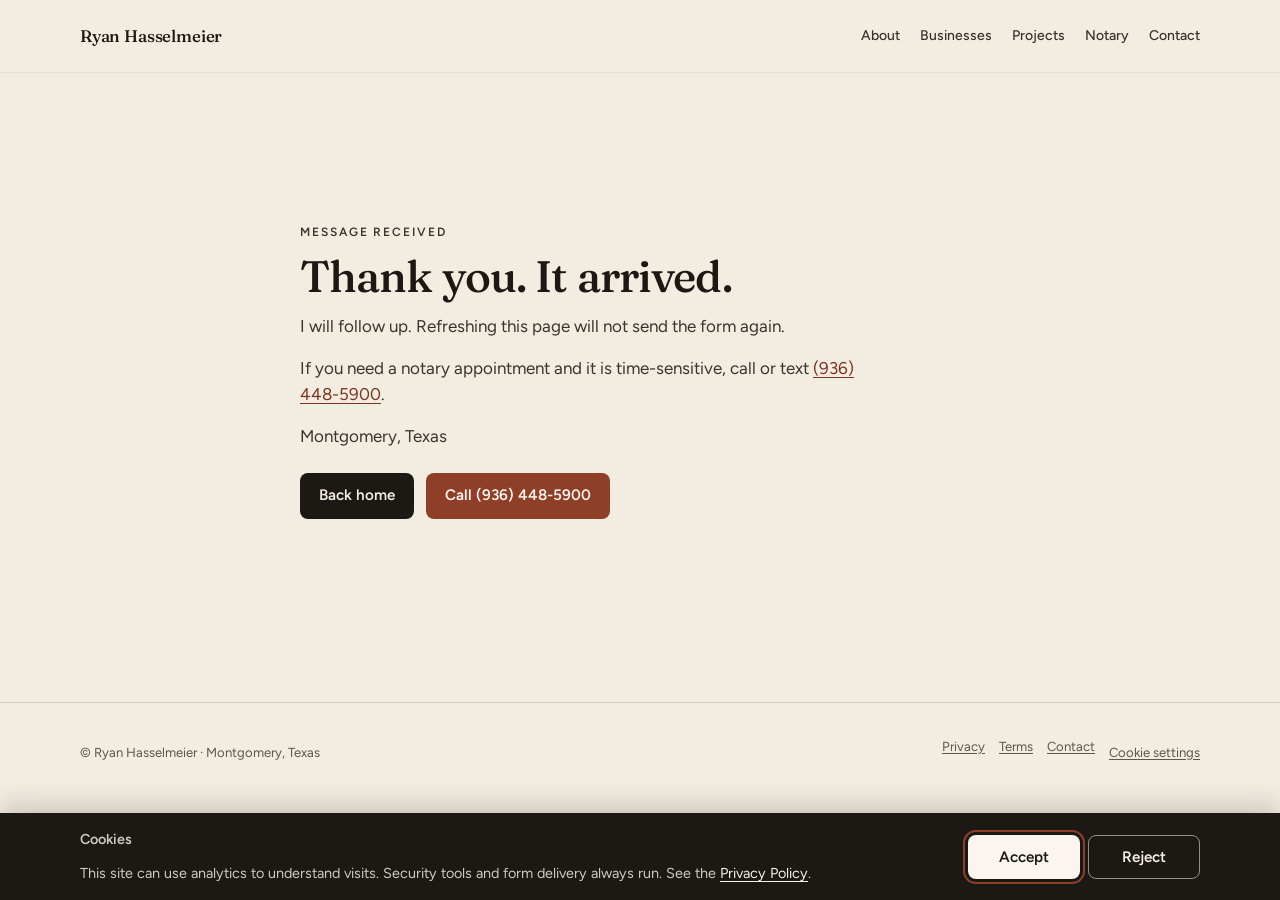
<file: thank-you/index.html>
<!DOCTYPE html>
<html lang="en">
<head>
  <meta charset="utf-8">
  <meta name="viewport" content="width=device-width, initial-scale=1">
  <title>Thanks, we received your message | Ryan Hasselmeier</title>
  <meta name="description" content="Your message reached Ryan Hasselmeier. Refreshing will not resend it. For time-sensitive notary needs, call or text (936) 448-5900 in Montgomery.">
  <meta name="robots" content="noindex, nofollow">
  <link rel="canonical" href="https://ryanhasselmeier.com/thank-you/">
  <meta property="og:type" content="website">
  <meta property="og:site_name" content="Ryan Hasselmeier">
  <meta property="og:title" content="Thanks, we received your message | Ryan Hasselmeier">
  <meta property="og:description" content="Your message reached Ryan Hasselmeier. Refreshing will not resend it. For time-sensitive notary needs, call or text (936) 448-5900 in Montgomery.">
  <meta property="og:url" content="https://ryanhasselmeier.com/thank-you/">
  <meta property="og:image" content="https://ryanhasselmeier.com/og.jpg">
  <meta property="og:image:width" content="1200">
  <meta property="og:image:height" content="630">
  <meta name="twitter:card" content="summary_large_image">
  <meta name="twitter:title" content="Thanks, we received your message | Ryan Hasselmeier">
  <meta name="twitter:description" content="Your message reached Ryan Hasselmeier. Refreshing will not resend it. For time-sensitive notary needs, call or text (936) 448-5900 in Montgomery.">
  <meta name="twitter:image" content="https://ryanhasselmeier.com/og.jpg">
  <link rel="icon" href="/favicon.ico" sizes="any">
  <link rel="icon" href="/favicon.svg" type="image/svg+xml">
  <link rel="apple-touch-icon" href="/apple-touch-icon.png">
  <meta name="theme-color" content="#f3ece1">
  <link rel="stylesheet" href="/css/site.css">
</head>
<body>
  <a class="skip-link" href="#main">Skip to content</a>
  <div id="offline-note" class="offline-note" hidden role="status"></div>

  <header class="site-header site-header--solid">
    <div class="header-inner">
      <a class="brand" href="/">Ryan Hasselmeier</a>
      <nav class="nav" aria-label="Primary">
        <a href="/#about">About</a>
        <a href="/#businesses">Businesses</a>
        <a href="/#projects">Projects</a>
        <a href="/#notary">Notary</a>
        <a href="/#contact">Contact</a>
      </nav>
    </div>
  </header>

  <main id="main" class="fail-page">
    <div class="wrap-narrow">
      <p class="eyebrow">Message received</p>
      <h1>Thank you. It arrived.</h1>
      <p>I will follow up. Refreshing this page will not send the form again.</p>
      <p>If you need a notary appointment and it is time-sensitive, call or text <a href="tel:+19364485900">(936) 448-5900</a>.</p>
      <p>Montgomery, Texas</p>
      <div class="fail-actions">
        <a class="btn btn-ink" href="/">Back home</a>
        <a class="btn btn-accent" href="tel:+19364485900">Call (936) 448-5900</a>
      </div>
    </div>
  </main>

  <footer class="site-footer">
    <div class="footer-inner">
      <p>© Ryan Hasselmeier · Montgomery, Texas</p>
      <nav class="footer-legal" aria-label="Legal">
        <a href="/privacy/">Privacy</a>
        <a href="/terms/">Terms</a>
        <a href="/#contact">Contact</a>
        <button type="button" data-cookie-settings>Cookie settings</button>
      </nav>
    </div>
  </footer>

  <div id="cookie-banner" class="cookie-banner" role="dialog" aria-labelledby="cookie-title" aria-describedby="cookie-desc" hidden>
    <div class="cookie-inner">
      <div class="cookie-copy">
        <p id="cookie-title"><strong>Cookies</strong></p>
        <p id="cookie-desc">This site can use analytics to understand visits. Security tools and form delivery always run. See the <a href="/privacy/">Privacy Policy</a>.</p>
      </div>
      <div class="cookie-actions">
        <button type="button" class="btn btn-light" id="cookie-accept">Accept</button>
        <button type="button" class="btn btn-ghost" id="cookie-reject">Reject</button>
      </div>
    </div>
  </div>

  <script src="/js/config.js"></script>
  <script src="/js/site.js"></script>
</body>
</html>
</file>
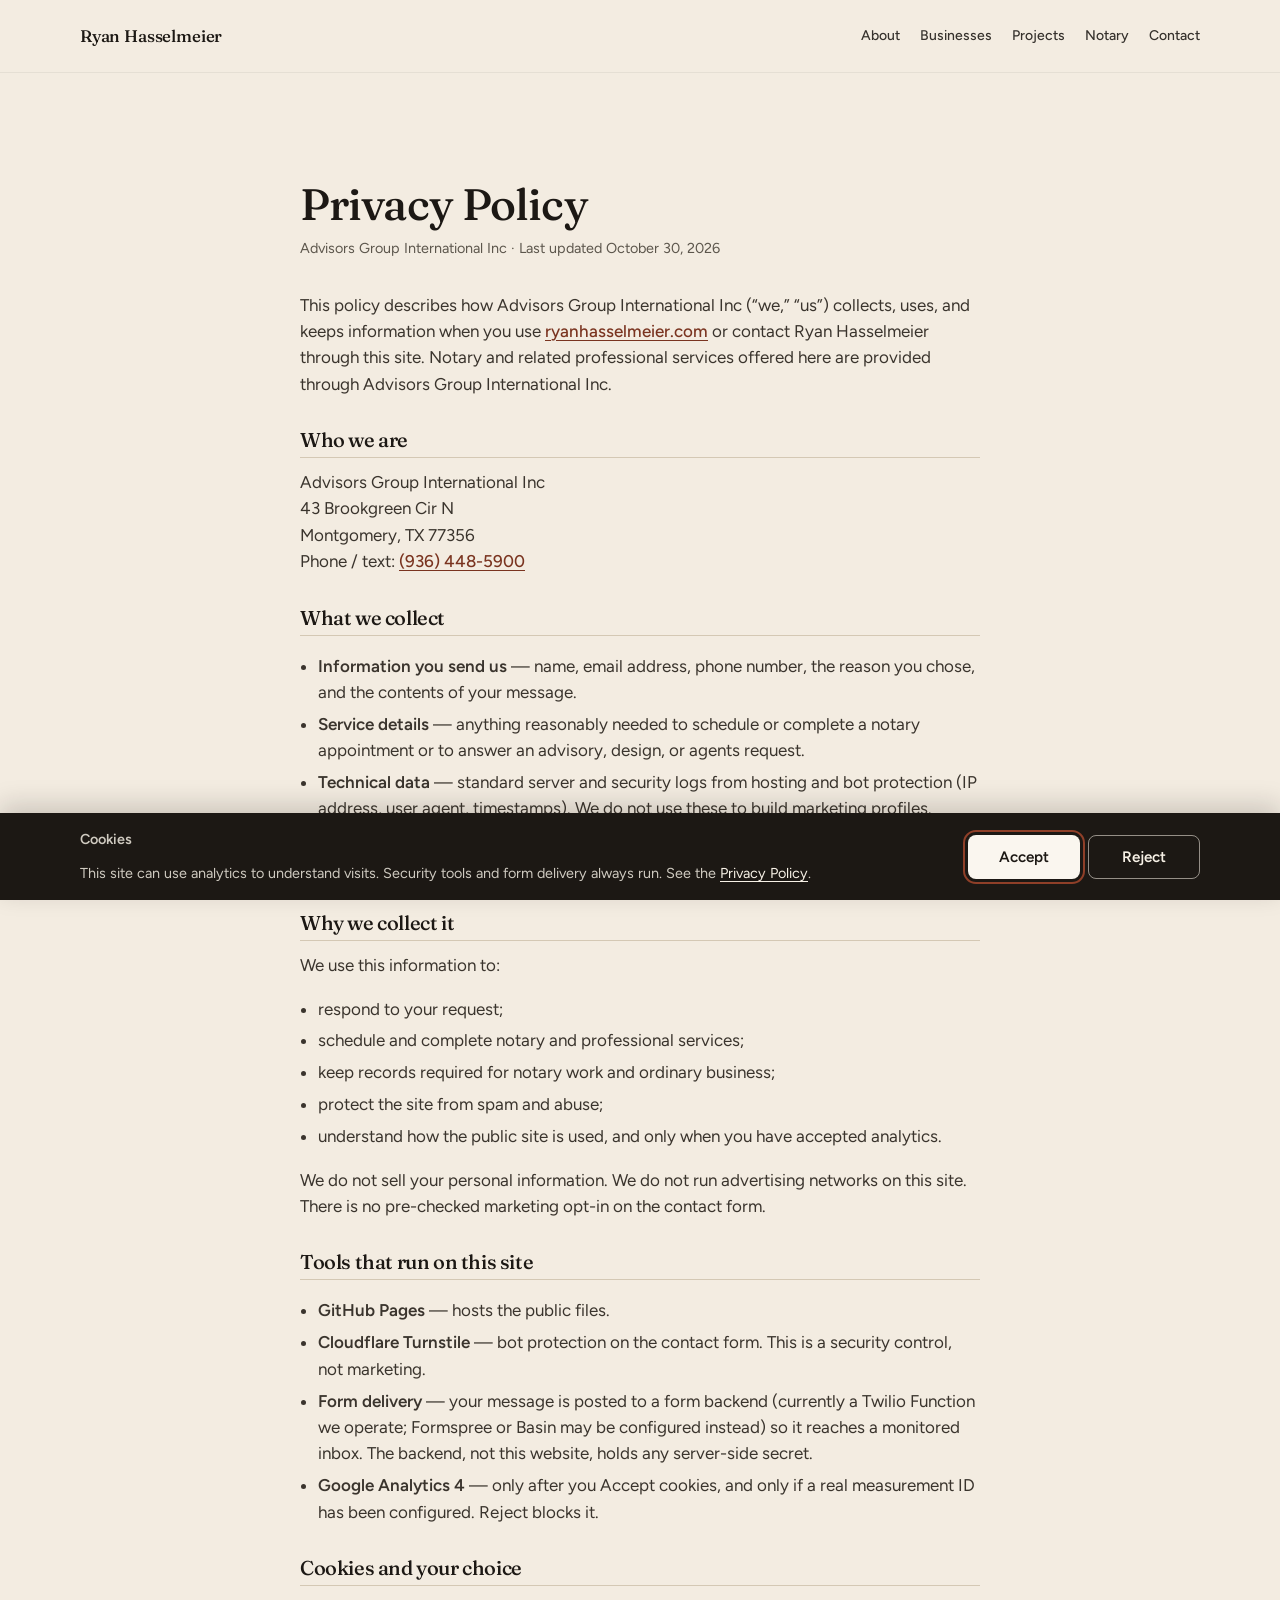
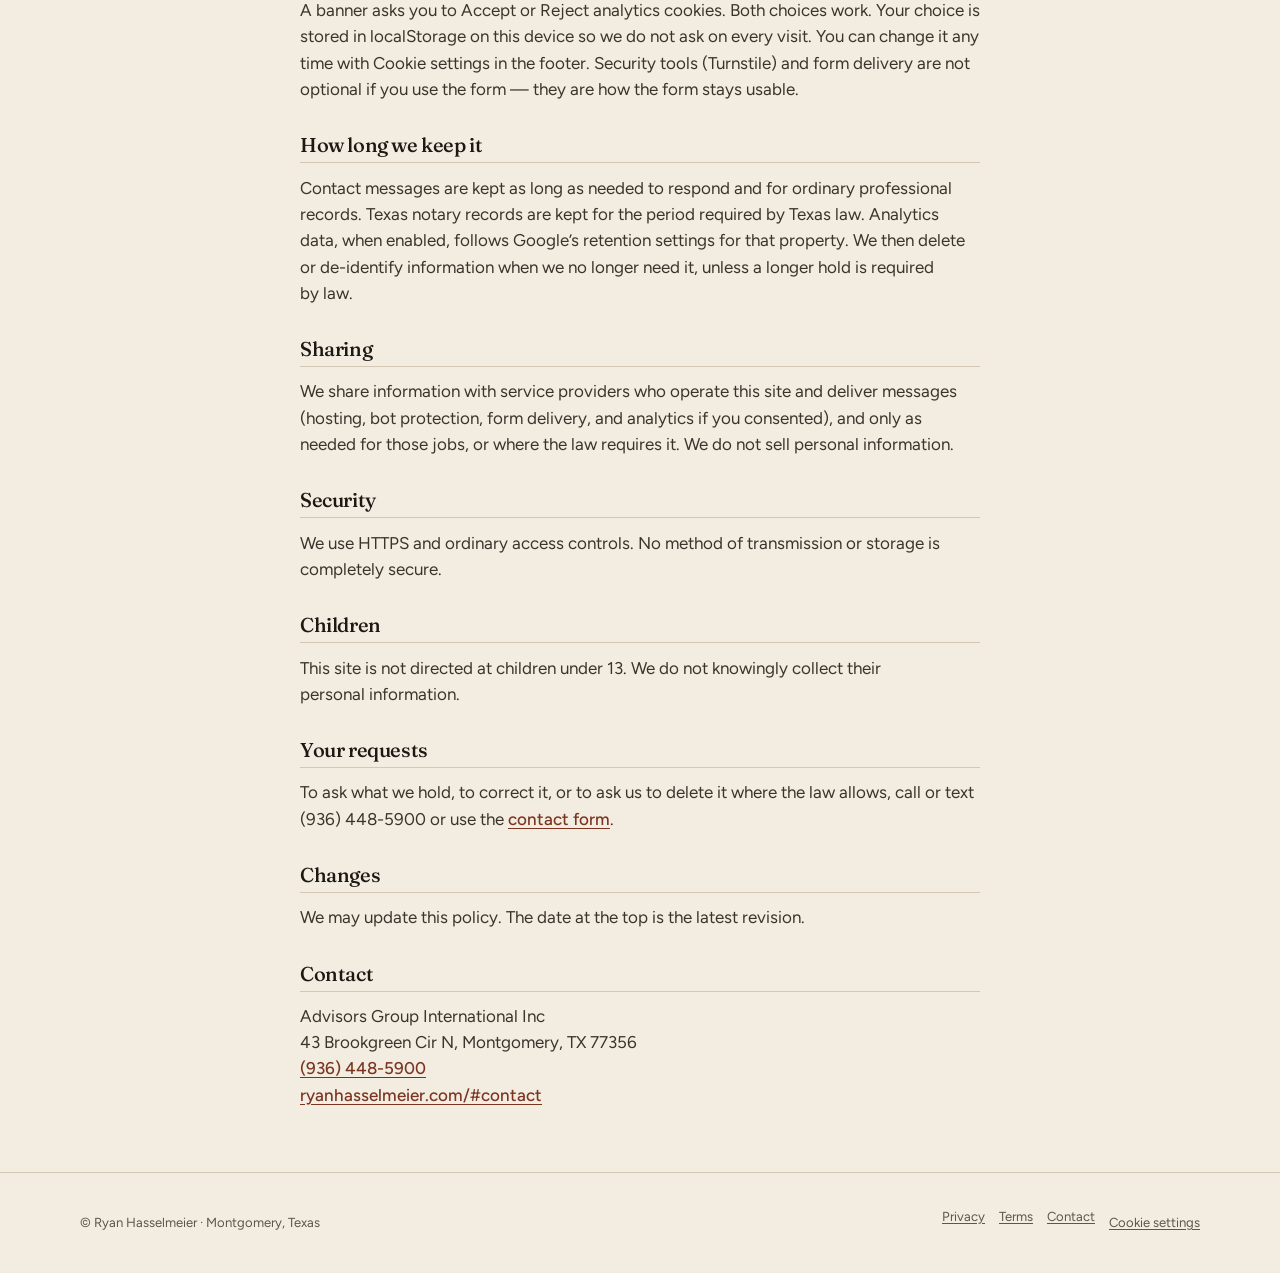
<file: privacy.html>
<!DOCTYPE html>
<html lang="en">
<head>
  <meta charset="utf-8">
  <title>Privacy Policy | Ryan Hasselmeier</title>
  <meta name="robots" content="noindex">
  <link rel="canonical" href="https://ryanhasselmeier.com/privacy/">
  <meta http-equiv="refresh" content="0; url=/privacy/">
  <script>location.replace("/privacy/");</script>
</head>
<body>
  <p><a href="/privacy/">Continue to the privacy policy</a>.</p>
</body>
</html>
</file>
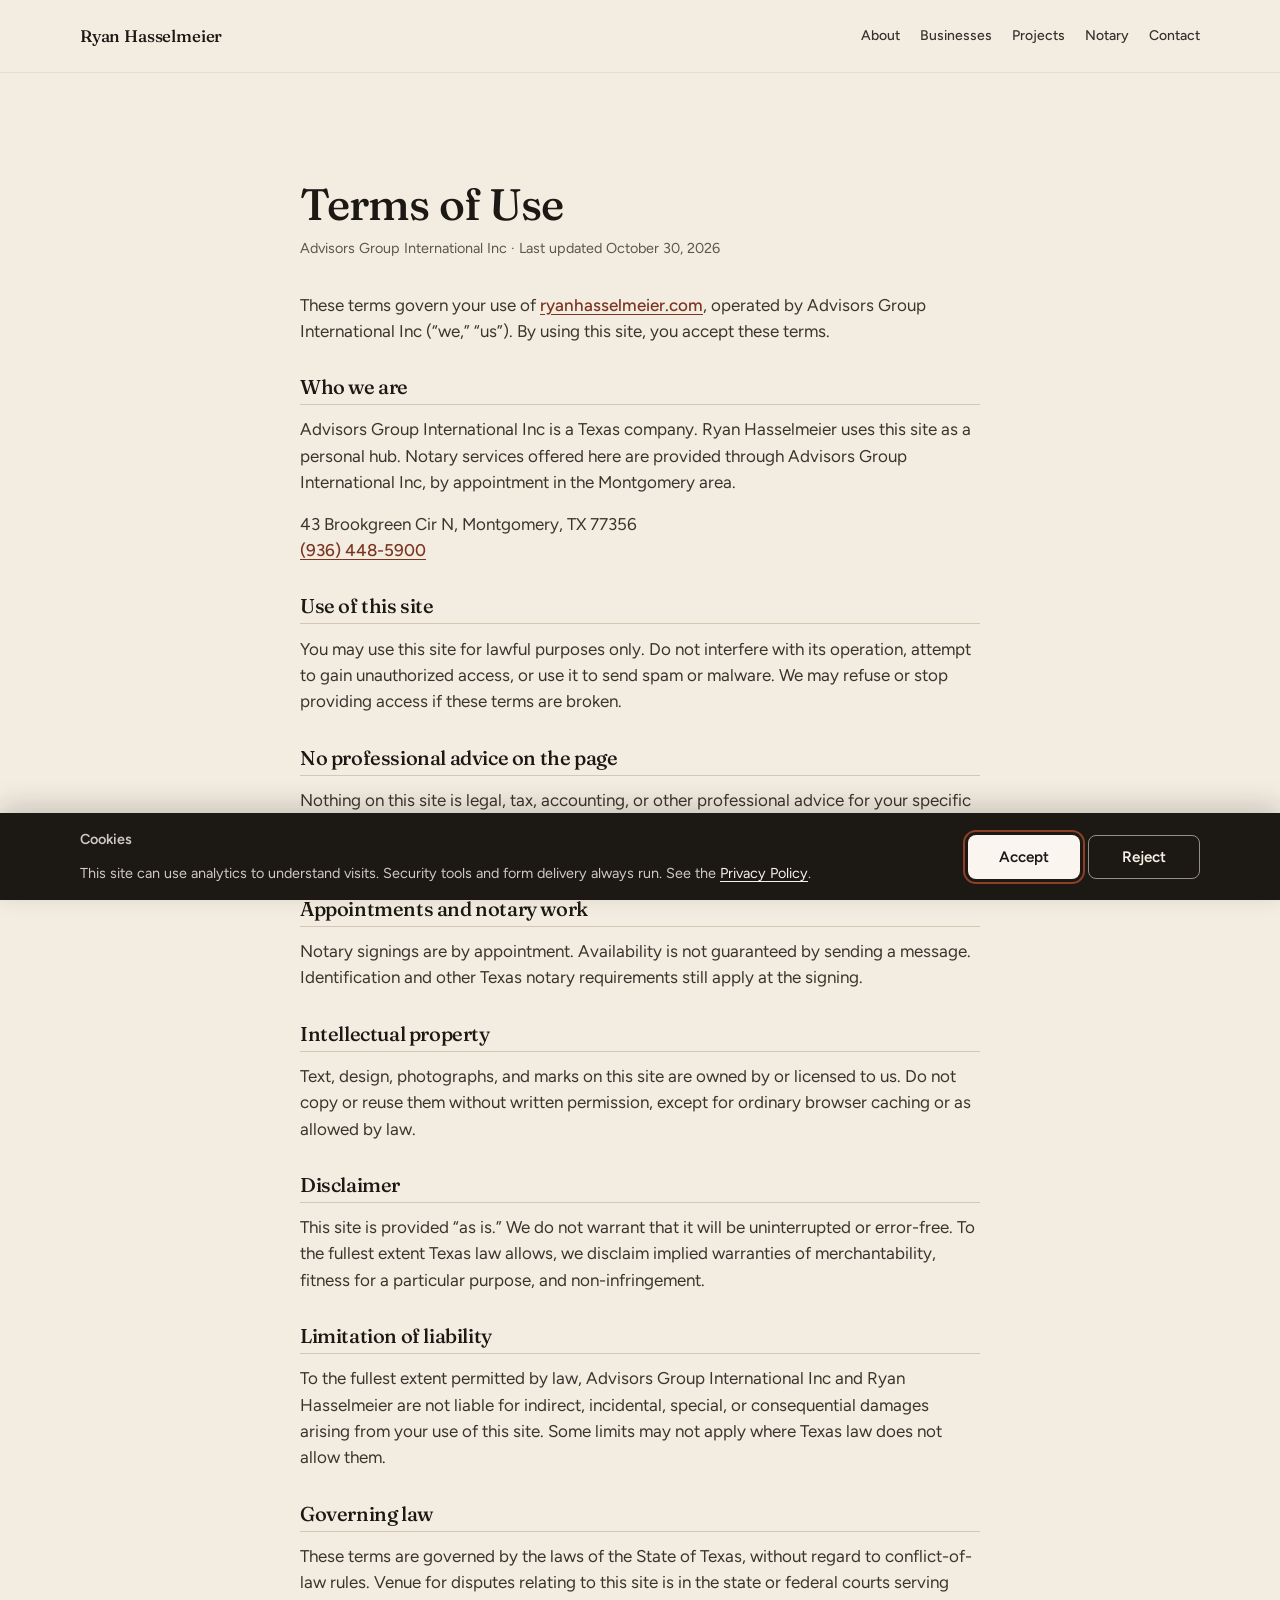
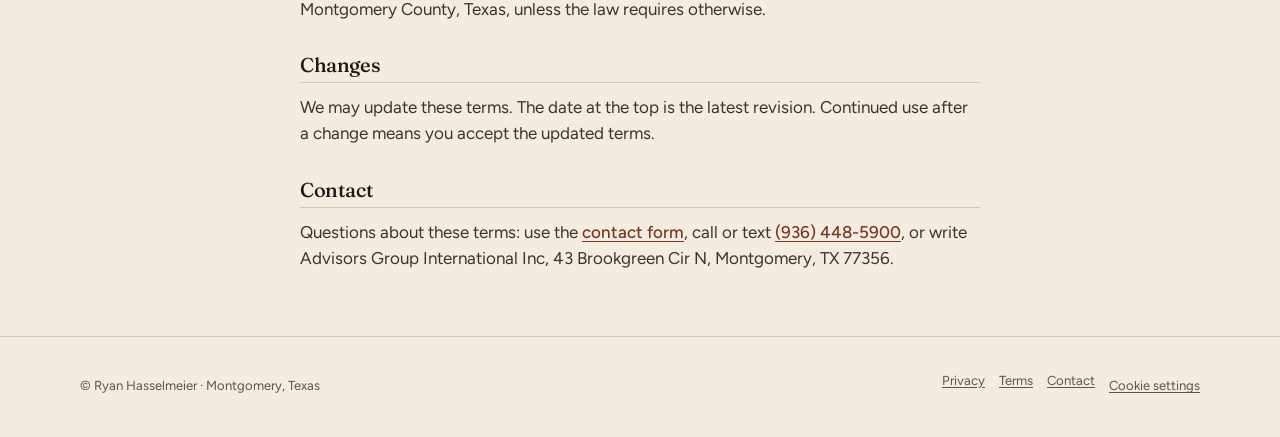
<file: terms.html>
<!DOCTYPE html>
<html lang="en">
<head>
  <meta charset="utf-8">
  <title>Terms of Use | Ryan Hasselmeier</title>
  <meta name="robots" content="noindex">
  <link rel="canonical" href="https://ryanhasselmeier.com/terms/">
  <meta http-equiv="refresh" content="0; url=/terms/">
  <script>location.replace("/terms/");</script>
</head>
<body>
  <p><a href="/terms/">Continue to the terms of use</a>.</p>
</body>
</html>
</file>
<file: css/site.css>
/* Ryan Hasselmeier — ryanhasselmeier.com
   Warm paper / sand, deep ink, canyon rust. Serif headlines, sans UI. */

@font-face {
  font-family: "Fraunces";
  font-style: normal;
  font-weight: 500;
  font-display: swap;
  src: url("/fonts/fraunces-latin-500-normal.woff2") format("woff2");
  unicode-range: U+0000-00FF, U+0131, U+0152-0153, U+02BB-02BC, U+02C6, U+02DA, U+02DC, U+0304, U+0308, U+0329, U+2000-206F, U+20AC, U+2122, U+2191, U+2193, U+2212, U+2215, U+FEFF, U+FFFD;
}
@font-face {
  font-family: "Fraunces";
  font-style: normal;
  font-weight: 600;
  font-display: swap;
  src: url("/fonts/fraunces-latin-600-normal.woff2") format("woff2");
  unicode-range: U+0000-00FF, U+0131, U+0152-0153, U+02BB-02BC, U+02C6, U+02DA, U+02DC, U+0304, U+0308, U+0329, U+2000-206F, U+20AC, U+2122, U+2191, U+2193, U+2212, U+2215, U+FEFF, U+FFFD;
}
@font-face {
  font-family: "Figtree";
  font-style: normal;
  font-weight: 400;
  font-display: swap;
  src: url("/fonts/figtree-latin-400-normal.woff2") format("woff2");
  unicode-range: U+0000-00FF, U+0131, U+0152-0153, U+02BB-02BC, U+02C6, U+02DA, U+02DC, U+0304, U+0308, U+0329, U+2000-206F, U+20AC, U+2122, U+2191, U+2193, U+2212, U+2215, U+FEFF, U+FFFD;
}
@font-face {
  font-family: "Figtree";
  font-style: normal;
  font-weight: 500;
  font-display: swap;
  src: url("/fonts/figtree-latin-500-normal.woff2") format("woff2");
  unicode-range: U+0000-00FF, U+0131, U+0152-0153, U+02BB-02BC, U+02C6, U+02DA, U+02DC, U+0304, U+0308, U+0329, U+2000-206F, U+20AC, U+2122, U+2191, U+2193, U+2212, U+2215, U+FEFF, U+FFFD;
}
@font-face {
  font-family: "Figtree";
  font-style: normal;
  font-weight: 600;
  font-display: swap;
  src: url("/fonts/figtree-latin-600-normal.woff2") format("woff2");
  unicode-range: U+0000-00FF, U+0131, U+0152-0153, U+02BB-02BC, U+02C6, U+02DA, U+02DC, U+0304, U+0308, U+0329, U+2000-206F, U+20AC, U+2122, U+2191, U+2193, U+2212, U+2215, U+FEFF, U+FFFD;
}

:root {
  --paper: #f3ece1;
  --paper-elevated: #faf6ef;
  --sand: #e7dccb;
  --ink: #1c1814;
  --ink-soft: #3a342d;
  --muted: #5c564c;
  --line: #d4c8b4;
  --accent: #8f3f28;
  --accent-hover: #732f1d;
  --accent-text: #7a3420;
  --accent-fg: #faf6ef;
  --hero-fg: #f7f1e6;
  --hero-muted: rgba(247, 241, 230, 0.82);
  --danger: #8a1f1f;
  --ok: #2b5a3e;

  --font-display: "Fraunces", "Liberation Serif", Georgia, "Times New Roman", serif;
  --font-body: "Figtree", "Liberation Sans", "Segoe UI", system-ui, sans-serif;

  --text-xs: 0.75rem;
  --text-sm: 0.875rem;
  --text-base: 1.0625rem;
  --text-lg: 1.1875rem;
  --text-xl: clamp(1.35rem, 1.1rem + 1vw, 1.65rem);
  --text-2xl: clamp(1.85rem, 1.2rem + 2.2vw, 2.75rem);
  --text-3xl: clamp(2.4rem, 1.4rem + 4vw, 4.25rem);

  --leading-tight: 1.12;
  --leading-snug: 1.28;
  --leading-normal: 1.55;

  --space-1: 4px;
  --space-2: 8px;
  --space-3: 12px;
  --space-4: 16px;
  --space-5: 24px;
  --space-6: 32px;
  --space-7: 48px;
  --space-8: 64px;
  --space-9: 96px;

  --wrap: 1120px;
  --wrap-narrow: 680px;
  --gutter: 20px;

  --radius-xs: 4px;
  --radius-sm: 8px;
  --radius-md: 12px;
  --radius-lg: 20px;
  --radius-xl: 28px;

  --shadow-border:
    0 0 0 1px rgba(28, 24, 20, 0.07),
    0 1px 2px -1px rgba(28, 24, 20, 0.06),
    0 2px 8px rgba(28, 24, 20, 0.04);

  --motion-quick: 150ms;
  --motion-fast: 250ms;
  --ease-out: cubic-bezier(0.22, 1, 0.36, 1);

  --header-h: 64px;
  --sticky-h: 64px;
  --cookie-h: 0px;
}

*, *::before, *::after { box-sizing: border-box; }

html {
  -webkit-text-size-adjust: 100%;
  scroll-behavior: smooth;
  -webkit-font-smoothing: antialiased;
  -moz-osx-font-smoothing: grayscale;
}

html, body {
  margin: 0;
  padding: 0;
  overflow-x: clip;
  max-width: 100%;
}

body {
  font-family: var(--font-body);
  font-size: var(--text-base);
  line-height: var(--leading-normal);
  color: var(--ink);
  background: var(--paper);
  min-height: 100dvh;
}

img, picture, svg, video { max-width: 100%; height: auto; display: block; }
img { outline: 1px solid rgba(28, 24, 20, 0.08); outline-offset: -1px; }
.hero img, .hero video { outline: none; }

h1, h2, h3, h4 {
  font-family: var(--font-display);
  font-weight: 500;
  letter-spacing: -0.02em;
  line-height: var(--leading-tight);
  text-wrap: balance;
  color: var(--ink);
  margin: 0;
}

p { margin: 0; text-wrap: pretty; }
p + p { margin-top: 0.9em; }

a { color: var(--accent-text); text-underline-offset: 0.18em; }
a:hover { color: var(--accent-hover); }

:focus { outline: none; }
:focus-visible {
  outline: 2px solid var(--accent);
  outline-offset: 3px;
}

button:not(:disabled),
[role="button"]:not(:disabled),
a.btn { cursor: pointer; }

.sr-only {
  position: absolute;
  width: 1px;
  height: 1px;
  padding: 0;
  margin: -1px;
  overflow: hidden;
  clip: rect(0, 0, 0, 0);
  white-space: nowrap;
  border: 0;
}
.skip-link {
  position: absolute;
  left: 12px;
  top: -48px;
  z-index: 200;
  background: var(--ink);
  color: var(--hero-fg);
  padding: 8px 14px;
  border-radius: var(--radius-sm);
  text-decoration: none;
  font-weight: 600;
  font-size: var(--text-sm);
}
.skip-link:focus { top: 12px; color: var(--hero-fg); }

.wrap {
  width: min(var(--wrap), 100% - (var(--gutter) * 2));
  margin-inline: auto;
}
.wrap-narrow {
  width: min(var(--wrap-narrow), 100% - (var(--gutter) * 2));
  margin-inline: auto;
}

/* Header */
.site-header {
  position: absolute;
  top: 0;
  left: 0;
  right: 0;
  z-index: 30;
  color: var(--hero-fg);
  transition: background var(--motion-fast) var(--ease-out), color var(--motion-fast) var(--ease-out);
}
.site-header.is-scrolled,
.site-header--solid {
  position: sticky;
  background: rgba(243, 236, 225, 0.94);
  backdrop-filter: blur(10px);
  color: var(--ink);
  box-shadow: 0 1px 0 rgba(28, 24, 20, 0.06);
}
.site-header--solid { top: 0; }

.header-inner {
  width: min(var(--wrap), 100% - (var(--gutter) * 2));
  margin-inline: auto;
  display: flex;
  align-items: center;
  justify-content: space-between;
  gap: var(--space-4);
  min-height: var(--header-h);
  padding-block: 10px;
}

.brand {
  font-family: var(--font-display);
  font-weight: 500;
  font-size: 1.05rem;
  letter-spacing: -0.01em;
  color: inherit;
  text-decoration: none;
  white-space: nowrap;
}
.brand:hover { color: inherit; opacity: 0.82; }

.nav {
  display: flex;
  flex-wrap: wrap;
  justify-content: flex-end;
  gap: 6px 14px;
  font-size: 0.8125rem;
  font-weight: 500;
}
.nav a {
  color: inherit;
  text-decoration: none;
  opacity: 0.88;
  padding: 6px 0;
  min-height: 44px;
  display: inline-flex;
  align-items: center;
}
.nav a:hover { opacity: 1; text-decoration: underline; }

@media (max-width: 374px) {
  .nav { gap: 4px 10px; font-size: 0.75rem; }
  .brand { font-size: 0.95rem; }
}

/* Hero */
.hero {
  position: relative;
  min-height: 100svh;
  min-height: 100dvh;
  display: flex;
  align-items: flex-end;
  color: var(--hero-fg);
  isolation: isolate;
  overflow: hidden;
}
.hero-media {
  position: absolute;
  inset: 0;
  z-index: -2;
  overflow: hidden;
  will-change: transform;
}
.hero-media-motion {
  position: absolute;
  inset: -10%;
  animation: kenburns 36s ease-in-out alternate infinite;
  will-change: transform;
}
.hero-media-motion picture {
  width: 100%;
  height: 100%;
  display: block;
}
.hero-media img,
.hero-media video,
.hero-video {
  width: 100%;
  height: 100%;
  object-fit: cover;
  object-position: center 42%;
}
.hero-scrim {
  position: absolute;
  inset: 0;
  z-index: -1;
  background:
    linear-gradient(
      to top,
      rgba(16, 13, 10, 0.88) 0%,
      rgba(16, 13, 10, 0.48) 34%,
      rgba(16, 13, 10, 0.16) 62%,
      rgba(16, 13, 10, 0.32) 100%
    ),
    radial-gradient(ellipse at 28% 38%, rgba(70, 90, 100, 0.16), transparent 58%);
  pointer-events: none;
}
.hero-haze {
  position: absolute;
  inset: 0;
  z-index: -1;
  background: linear-gradient(
    180deg,
    rgba(243, 236, 225, 0.1) 0%,
    transparent 30%,
    rgba(16, 13, 10, 0.18) 100%
  );
  pointer-events: none;
}
.hero::after {
  content: "";
  position: absolute;
  left: 0;
  right: 0;
  bottom: -1px;
  height: 56px;
  background: linear-gradient(to bottom, transparent, var(--paper));
  pointer-events: none;
  z-index: 1;
}
.hero-inner {
  position: relative;
  z-index: 2;
  width: min(var(--wrap), 100% - (var(--gutter) * 2));
  margin-inline: auto;
  padding: calc(var(--header-h) + 24px) 0 72px;
}
.hero-kicker {
  font-size: 0.75rem;
  font-weight: 600;
  letter-spacing: 0.18em;
  text-transform: uppercase;
  color: var(--hero-muted);
  margin-bottom: 12px;
}
.hero h1 {
  color: var(--hero-fg);
  font-size: var(--text-3xl);
  font-weight: 500;
  margin-bottom: 10px;
}
.hero-line {
  font-family: var(--font-display);
  font-size: var(--text-xl);
  font-weight: 500;
  color: var(--hero-fg);
  margin-bottom: 16px;
}
.hero-deck {
  max-width: 38rem;
  font-size: 1.05rem;
  line-height: 1.55;
  color: var(--hero-muted);
  margin-bottom: 28px;
}
.hero-actions {
  display: flex;
  flex-wrap: wrap;
  gap: 12px;
}
.hero-scroll {
  position: absolute;
  left: 50%;
  bottom: 18px;
  z-index: 2;
  width: 28px;
  height: 44px;
  margin-left: -14px;
  display: grid;
  place-items: center;
  text-decoration: none;
  opacity: 0.72;
}
.hero-scroll span {
  width: 10px;
  height: 10px;
  border-right: 1.5px solid var(--hero-fg);
  border-bottom: 1.5px solid var(--hero-fg);
  transform: rotate(45deg);
  animation: scrollhint 2.4s var(--ease-out) infinite;
}
.hero-scroll:hover { opacity: 1; }

@keyframes kenburns {
  from { transform: scale(1) translate3d(0, 0, 0); }
  to { transform: scale(1.08) translate3d(-1.8%, 1.2%, 0); }
}
@keyframes scrollhint {
  0%, 100% { opacity: 0.35; transform: rotate(45deg) translateY(0); }
  50% { opacity: 1; transform: rotate(45deg) translateY(5px); }
}

.btn {
  display: inline-flex;
  align-items: center;
  justify-content: center;
  gap: 8px;
  min-height: 44px;
  padding: 10px 18px;
  border-radius: var(--radius-sm);
  font-family: var(--font-body);
  font-size: 0.95rem;
  font-weight: 600;
  text-decoration: none;
  border: 1px solid transparent;
  transition: background var(--motion-quick) var(--ease-out), color var(--motion-quick) var(--ease-out), border-color var(--motion-quick) var(--ease-out), transform var(--motion-quick) var(--ease-out);
}
.btn:active { transform: scale(0.96); }
.btn:disabled { opacity: 0.65; cursor: not-allowed; transform: none; }

.btn-light {
  background: var(--paper-elevated);
  color: var(--ink);
}
.btn-light:hover { background: #fff; color: var(--ink); }

.btn-ghost {
  background: transparent;
  color: var(--hero-fg);
  border-color: rgba(247, 241, 230, 0.55);
}
.btn-ghost:hover { background: rgba(247, 241, 230, 0.12); color: var(--hero-fg); }

.btn-accent {
  background: var(--accent);
  color: var(--accent-fg);
}
.btn-accent:hover { background: var(--accent-hover); color: var(--accent-fg); }

.btn-ink {
  background: var(--ink);
  color: var(--paper);
}
.btn-ink:hover { background: #2a241e; color: var(--paper); }

/* Sections */
.section {
  padding: var(--space-8) 0;
  scroll-margin-top: calc(var(--header-h) + 12px);
}
.section-head {
  margin-bottom: var(--space-6);
  max-width: 42rem;
}
.section-head h2 { margin-bottom: 0.45em; }
.section-intro {
  color: var(--ink-soft);
  font-size: 1.05rem;
  max-width: 40rem;
}
.eyebrow {
  font-size: 0.75rem;
  font-weight: 600;
  letter-spacing: 0.16em;
  text-transform: uppercase;
  color: var(--muted);
  margin-bottom: 10px;
}
.section h2 {
  font-size: var(--text-2xl);
  margin-bottom: 14px;
}
.lede {
  color: var(--ink-soft);
  font-size: 1.08rem;
  max-width: 40rem;
}
.stack { display: grid; gap: 14px; }
.stack-lg { display: grid; gap: 18px; }

/* About / Builder */
.section-prose p { color: var(--ink-soft); }
#about { padding-top: var(--space-8); }
#builder {
  background: linear-gradient(180deg, transparent 0%, rgba(231, 220, 203, 0.35) 100%);
}

/* Work / businesses / projects */
.work-block + .work-block { margin-top: var(--space-7); }
.work-label {
  font-size: 0.8rem;
  font-weight: 600;
  letter-spacing: 0.12em;
  text-transform: uppercase;
  color: var(--muted);
  margin-bottom: 14px;
}
.work-grid {
  display: grid;
  gap: 14px;
}
.work-card {
  display: block;
  background: var(--paper-elevated);
  box-shadow: var(--shadow-border);
  border-radius: var(--radius-lg);
  padding: 22px 20px 18px;
  text-decoration: none;
  color: inherit;
  transition: box-shadow var(--motion-fast) var(--ease-out), transform var(--motion-fast) var(--ease-out);
  min-height: 100%;
}
a.work-card:hover {
  box-shadow:
    0 0 0 1px rgba(28, 24, 20, 0.1),
    0 6px 18px rgba(28, 24, 20, 0.06);
  color: inherit;
}
.work-card h3 {
  font-size: 1.18rem;
  margin-bottom: 8px;
}
.work-card p {
  color: var(--ink-soft);
  font-size: 0.95rem;
}
.work-url {
  display: inline-block;
  margin-top: 12px;
  font-size: 0.8rem;
  font-weight: 500;
  color: var(--muted);
}
.work-card--soon {
  cursor: default;
  background: #f4eee4;
}
.work-badge {
  display: inline-block;
  margin-top: 12px;
  font-size: 0.7rem;
  font-weight: 600;
  letter-spacing: 0.12em;
  text-transform: uppercase;
  color: var(--accent-text);
  border: 1px solid rgba(143, 63, 40, 0.28);
  border-radius: 999px;
  padding: 4px 10px;
}

/* Notary */
#notary {
  background: #ebe2d2;
}
.notary-panel {
  display: grid;
  gap: var(--space-5);
  background: var(--paper-elevated);
  border-radius: var(--radius-xl);
  padding: 28px 22px;
  box-shadow: var(--shadow-border);
  border-left: 6px solid var(--accent);
}
.notary-panel h2 { font-size: var(--text-2xl); }
.notary-phone {
  display: inline-flex;
  align-items: center;
  font-family: var(--font-display);
  font-size: clamp(1.8rem, 4vw, 2.6rem);
  font-weight: 500;
  letter-spacing: -0.02em;
  color: var(--accent-text);
  text-decoration: none;
  min-height: 48px;
  line-height: 1.1;
}
.notary-phone:hover { color: var(--accent-hover); }
.notary-note { color: var(--ink-soft); max-width: 36rem; }
.notary-actions { display: flex; flex-wrap: wrap; gap: 12px; align-items: center; }

/* Places */
.field-grid {
  display: grid;
  gap: 20px;
}
.field-media {
  position: relative;
  overflow: hidden;
  border-radius: var(--radius-md);
  background: var(--sand);
  aspect-ratio: 3 / 2;
}
.field-media picture,
.field-media img,
.field-media video {
  position: absolute;
  inset: 0;
  width: 100%;
  height: 100%;
  object-fit: cover;
  outline: none;
}
.field-caption {
  margin-top: 10px;
  font-family: var(--font-display);
  font-size: 1.05rem;
  color: var(--ink);
}

/* Contact */
.contact-grid {
  display: grid;
  gap: var(--space-7);
}
.field {
  display: grid;
  gap: 6px;
}
.field label,
.consent {
  font-size: 0.875rem;
  font-weight: 600;
  color: var(--ink);
}
.req { color: var(--accent-text); }
input, select, textarea {
  width: 100%;
  min-height: 44px;
  padding: 10px 12px;
  border: 1px solid #c9bda8;
  border-radius: var(--radius-sm);
  background: #fff;
  color: var(--ink);
  font: inherit;
  font-size: 1rem;
}
textarea { min-height: 120px; resize: vertical; }
input:focus-visible, select:focus-visible, textarea:focus-visible {
  outline: 2px solid var(--accent);
  outline-offset: 1px;
  border-color: var(--accent);
}
.field-error {
  font-size: 0.8125rem;
  color: var(--danger);
  margin: 0;
  min-height: 1.1em;
}
.field-error:empty { display: none; }
.field.has-error input,
.field.has-error select,
.field.has-error textarea {
  border-color: var(--danger);
}
.consent {
  display: flex;
  gap: 10px;
  align-items: flex-start;
  font-weight: 400;
  color: var(--ink-soft);
  line-height: 1.45;
}
.consent input {
  width: 20px;
  height: 20px;
  min-height: 20px;
  margin-top: 2px;
  flex-shrink: 0;
  accent-color: var(--accent);
}
.honeypot {
  position: absolute;
  left: -10000px;
  width: 1px;
  height: 1px;
  overflow: hidden;
}
.form-status {
  font-size: 0.92rem;
  color: var(--ink-soft);
  min-height: 1.3em;
}
.form-status.is-error { color: var(--danger); }
.form-status.is-ok { color: var(--ok); }
.turnstile-slot { min-height: 65px; }

.contact-aside {
  display: grid;
  gap: 18px;
  align-content: start;
}
.contact-intro { margin: 12px 0 24px; }
.contact-vcard {
  color: var(--ink-soft);
}
.contact-vcard a { color: var(--accent-text); font-weight: 600; }
.social-list {
  list-style: none;
  margin: 0;
  padding: 0;
  display: grid;
  gap: 8px;
}
.social-list a { font-weight: 500; }

/* Footer */
.site-footer {
  border-top: 1px solid var(--line);
  padding: 28px 0 calc(28px + env(safe-area-inset-bottom));
  font-size: 0.82rem;
  color: var(--muted);
}
.footer-inner {
  width: min(var(--wrap), 100% - (var(--gutter) * 2));
  margin-inline: auto;
  display: flex;
  flex-wrap: wrap;
  gap: 10px 18px;
  justify-content: space-between;
  align-items: center;
}
.footer-legal {
  display: flex;
  flex-wrap: wrap;
  gap: 10px 14px;
}
.footer-legal a,
.footer-legal button {
  color: var(--muted);
  background: none;
  border: 0;
  padding: 6px 0;
  min-height: 44px;
  font: inherit;
  font-size: 0.82rem;
  text-decoration: underline;
  text-underline-offset: 0.18em;
}
.footer-legal a:hover,
.footer-legal button:hover { color: var(--ink); }

/* Cookie banner */
.cookie-banner {
  position: fixed;
  left: 0;
  right: 0;
  bottom: 0;
  z-index: 60;
  background: var(--ink);
  color: var(--hero-fg);
  padding: 16px 0 calc(16px + env(safe-area-inset-bottom));
  box-shadow: 0 -8px 24px rgba(28, 24, 20, 0.18);
}
.cookie-banner[hidden] { display: none; }
.cookie-inner {
  width: min(var(--wrap), 100% - (var(--gutter) * 2));
  margin-inline: auto;
  display: flex;
  flex-wrap: wrap;
  gap: 14px 18px;
  align-items: center;
  justify-content: space-between;
}
.cookie-copy {
  flex: 1 1 16rem;
  font-size: 0.9rem;
  line-height: 1.45;
  color: var(--hero-muted);
}
.cookie-copy a { color: var(--hero-fg); }
.cookie-actions { display: flex; gap: 8px; flex-wrap: wrap; }
.cookie-actions .btn { min-width: 7rem; }

/* Sticky mobile CTA */
.sticky-cta {
  display: none;
}
@media (max-width: 767px) {
  .sticky-cta.is-visible {
    display: flex;
    position: fixed;
    left: 0;
    right: 0;
    bottom: 0;
    z-index: 40;
    background: var(--ink);
    color: var(--hero-fg);
    align-items: center;
    justify-content: space-between;
    gap: 10px;
    padding: 10px 16px calc(10px + env(safe-area-inset-bottom));
    box-shadow: 0 -6px 18px rgba(28, 24, 20, 0.2);
  }
  .sticky-cta.is-visible a {
    color: var(--hero-fg);
    text-decoration: none;
    font-weight: 600;
  }
  .sticky-cta .sticky-phone {
    font-family: var(--font-display);
    font-size: 1.05rem;
    letter-spacing: -0.01em;
  }
  .sticky-cta .btn {
    background: var(--accent);
    color: var(--accent-fg);
    min-height: 44px;
    padding: 8px 14px;
    font-size: 0.85rem;
  }
  body.has-sticky-cta {
    padding-bottom: calc(var(--sticky-h) + env(safe-area-inset-bottom));
  }
  body.cookie-open .sticky-cta.is-visible {
    bottom: var(--cookie-h);
  }
  body.cookie-open {
    padding-bottom: calc(var(--sticky-h) + var(--cookie-h) + env(safe-area-inset-bottom));
  }
  .site-footer { padding-bottom: 20px; }
}

/* Inner pages */
.page-hero {
  padding: calc(var(--header-h) + 36px) 0 32px;
}
.page-hero h1 { font-size: var(--text-2xl); margin-bottom: 8px; }
.page-meta { color: var(--muted); font-size: 0.9rem; }
.prose {
  padding-bottom: var(--space-8);
  color: var(--ink-soft);
}
.prose h2 {
  font-size: 1.25rem;
  margin: 2rem 0 0.7rem;
  padding-bottom: 0.35rem;
  border-bottom: 1px solid var(--line);
}
.prose ul { padding-left: 1.15rem; }
.prose li { margin: 0.35rem 0; }
.prose a { font-weight: 500; }

/* 404 / 500 */
.fail-page {
  min-height: 70dvh;
  display: grid;
  align-content: center;
  padding: 48px 0 80px;
}
.fail-page h1 { font-size: var(--text-2xl); margin: 8px 0 12px; }
.fail-page p { color: var(--ink-soft); max-width: 36rem; }
.fail-actions { display: flex; flex-wrap: wrap; gap: 12px; margin-top: 24px; }

.offline-note {
  position: fixed;
  top: 12px;
  left: 50%;
  transform: translateX(-50%);
  z-index: 80;
  background: var(--ink);
  color: var(--hero-fg);
  padding: 10px 16px;
  border-radius: var(--radius-sm);
  font-size: 0.85rem;
  max-width: min(92vw, 28rem);
  text-align: center;
}
.offline-note[hidden] { display: none; }

/* Motion */
.hero-kicker, .hero h1, .hero-line, .hero-deck, .hero-actions {
  animation: rise 640ms var(--ease-out) both;
}
.hero-kicker { animation-delay: 40ms; }
.hero h1 { animation-delay: 110ms; }
.hero-line { animation-delay: 180ms; }
.hero-deck { animation-delay: 250ms; }
.hero-actions { animation-delay: 320ms; }

@keyframes rise {
  from { opacity: 0; transform: translateY(14px); }
  to { opacity: 1; transform: translateY(0); }
}

@media (prefers-reduced-motion: reduce) {
  html { scroll-behavior: auto; }
  .hero-kicker, .hero h1, .hero-line, .hero-deck, .hero-actions {
    animation: none;
  }
  .hero-media-motion {
    animation: none;
    inset: 0;
  }
  .hero-scroll span { animation: none; }
  .btn:active { transform: none; }
  .hero-media { transform: none !important; }
}

/* Breakpoints ~375, 768, 1024, 1280 */
@media (min-width: 375px) {
  :root { --gutter: 22px; }
}
@media (min-width: 768px) {
  :root { --gutter: 32px; --header-h: 72px; }
  .section { padding: calc(var(--space-9) + 8px) 0; }
  .section-prose { padding-block: var(--space-9); }
  .hero-inner { padding-bottom: 88px; }
  .work-grid { grid-template-columns: 1fr 1fr; }
  .field-grid { grid-template-columns: repeat(3, 1fr); gap: 18px; }
  .contact-grid { grid-template-columns: 1.2fr 0.8fr; gap: 48px; align-items: start; }
  .notary-panel { padding: 36px 40px; }
  .nav { font-size: 0.875rem; gap: 8px 20px; }
}
@media (min-width: 1024px) {
  .work-grid { grid-template-columns: repeat(3, 1fr); }
  .hero-deck { font-size: 1.12rem; }
}
@media (min-width: 1280px) {
  :root { --gutter: 40px; }
}

@media (max-width: 319px) {
  .hero h1 { font-size: 2rem; }
  .btn { width: 100%; }
}
</file>
